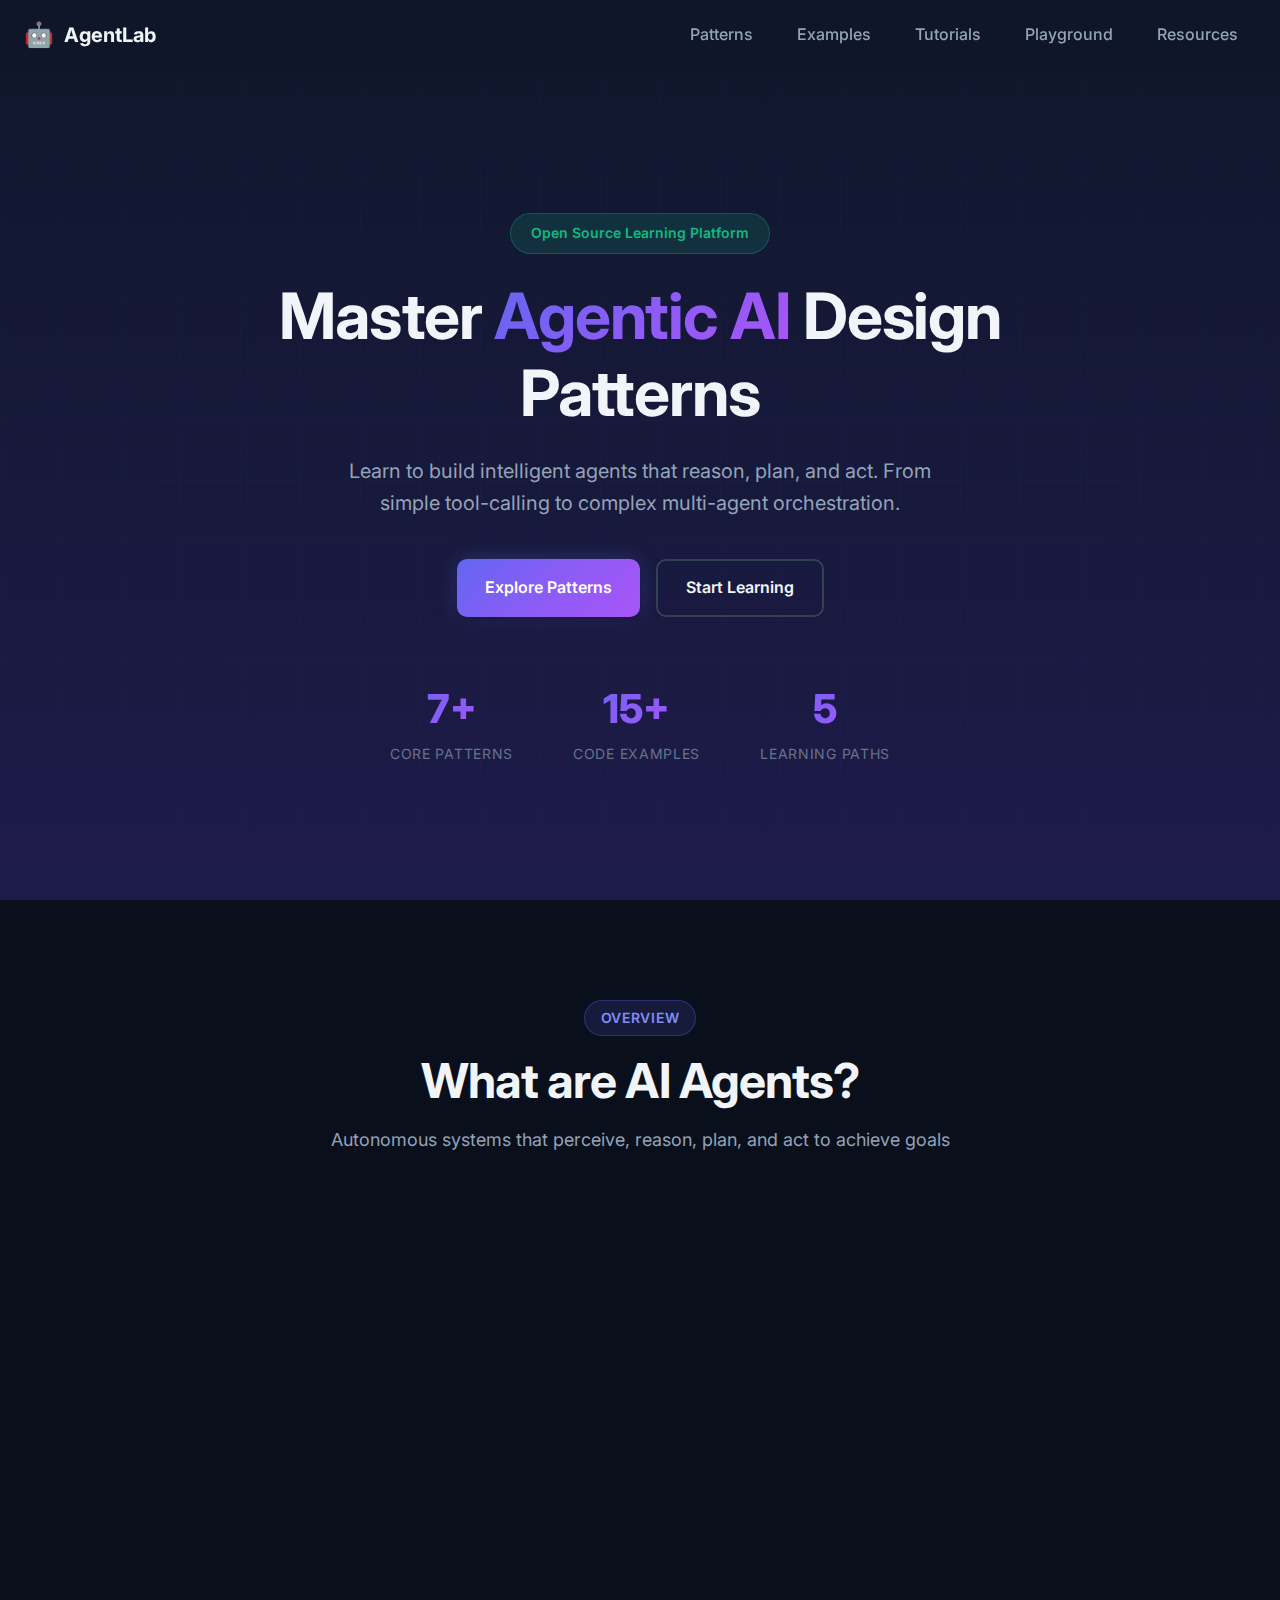
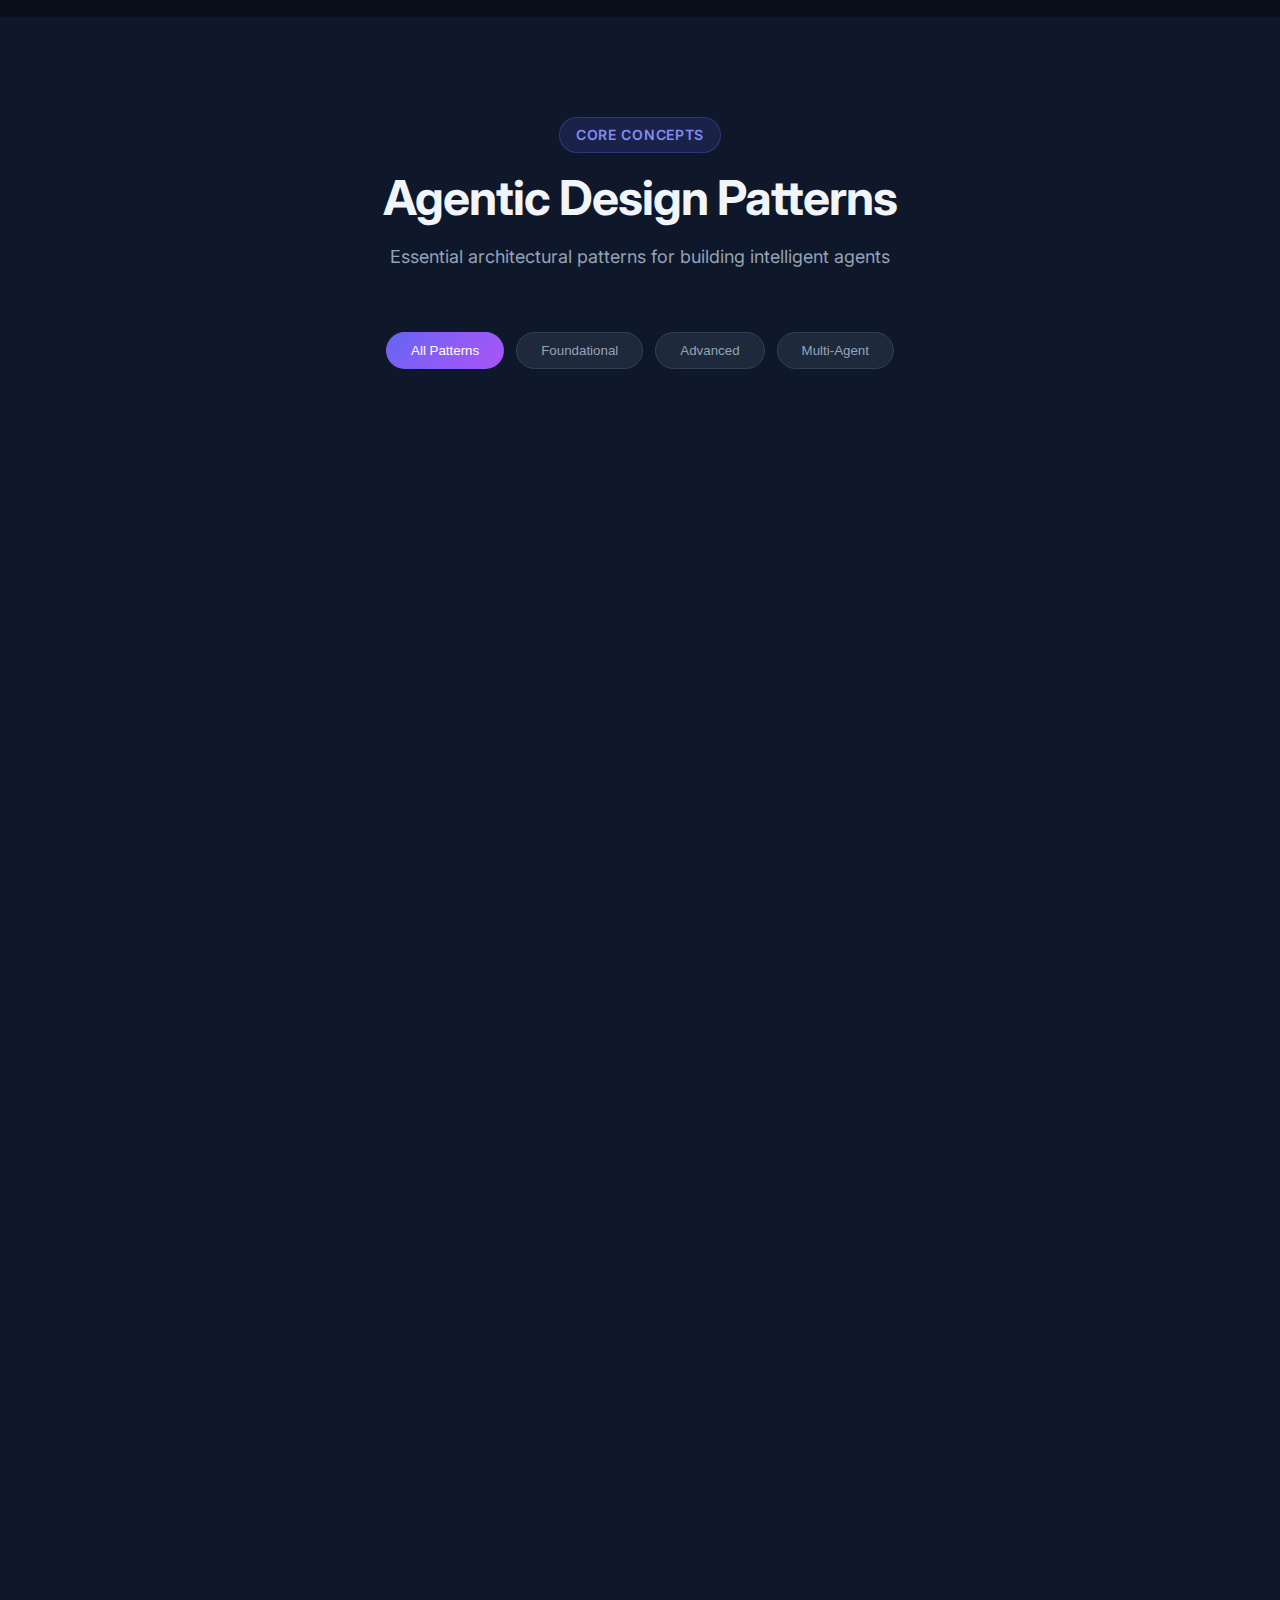
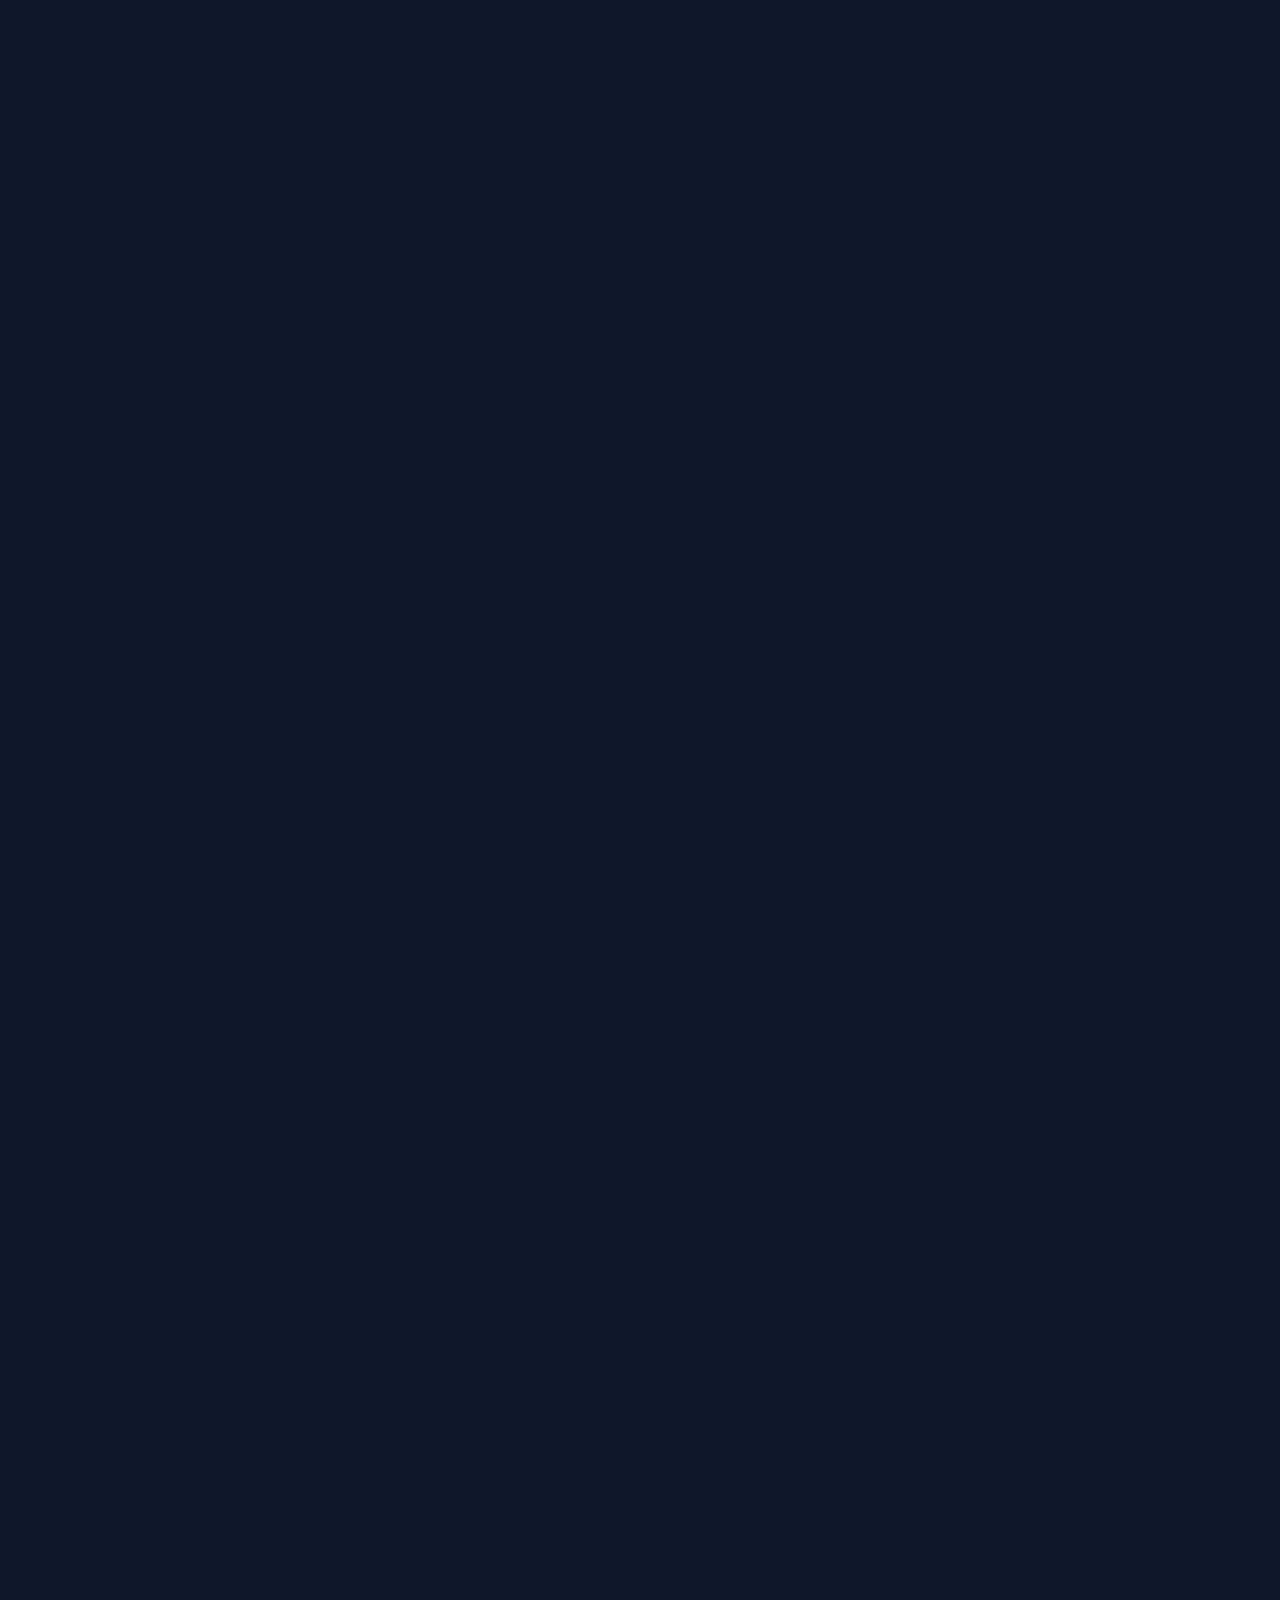
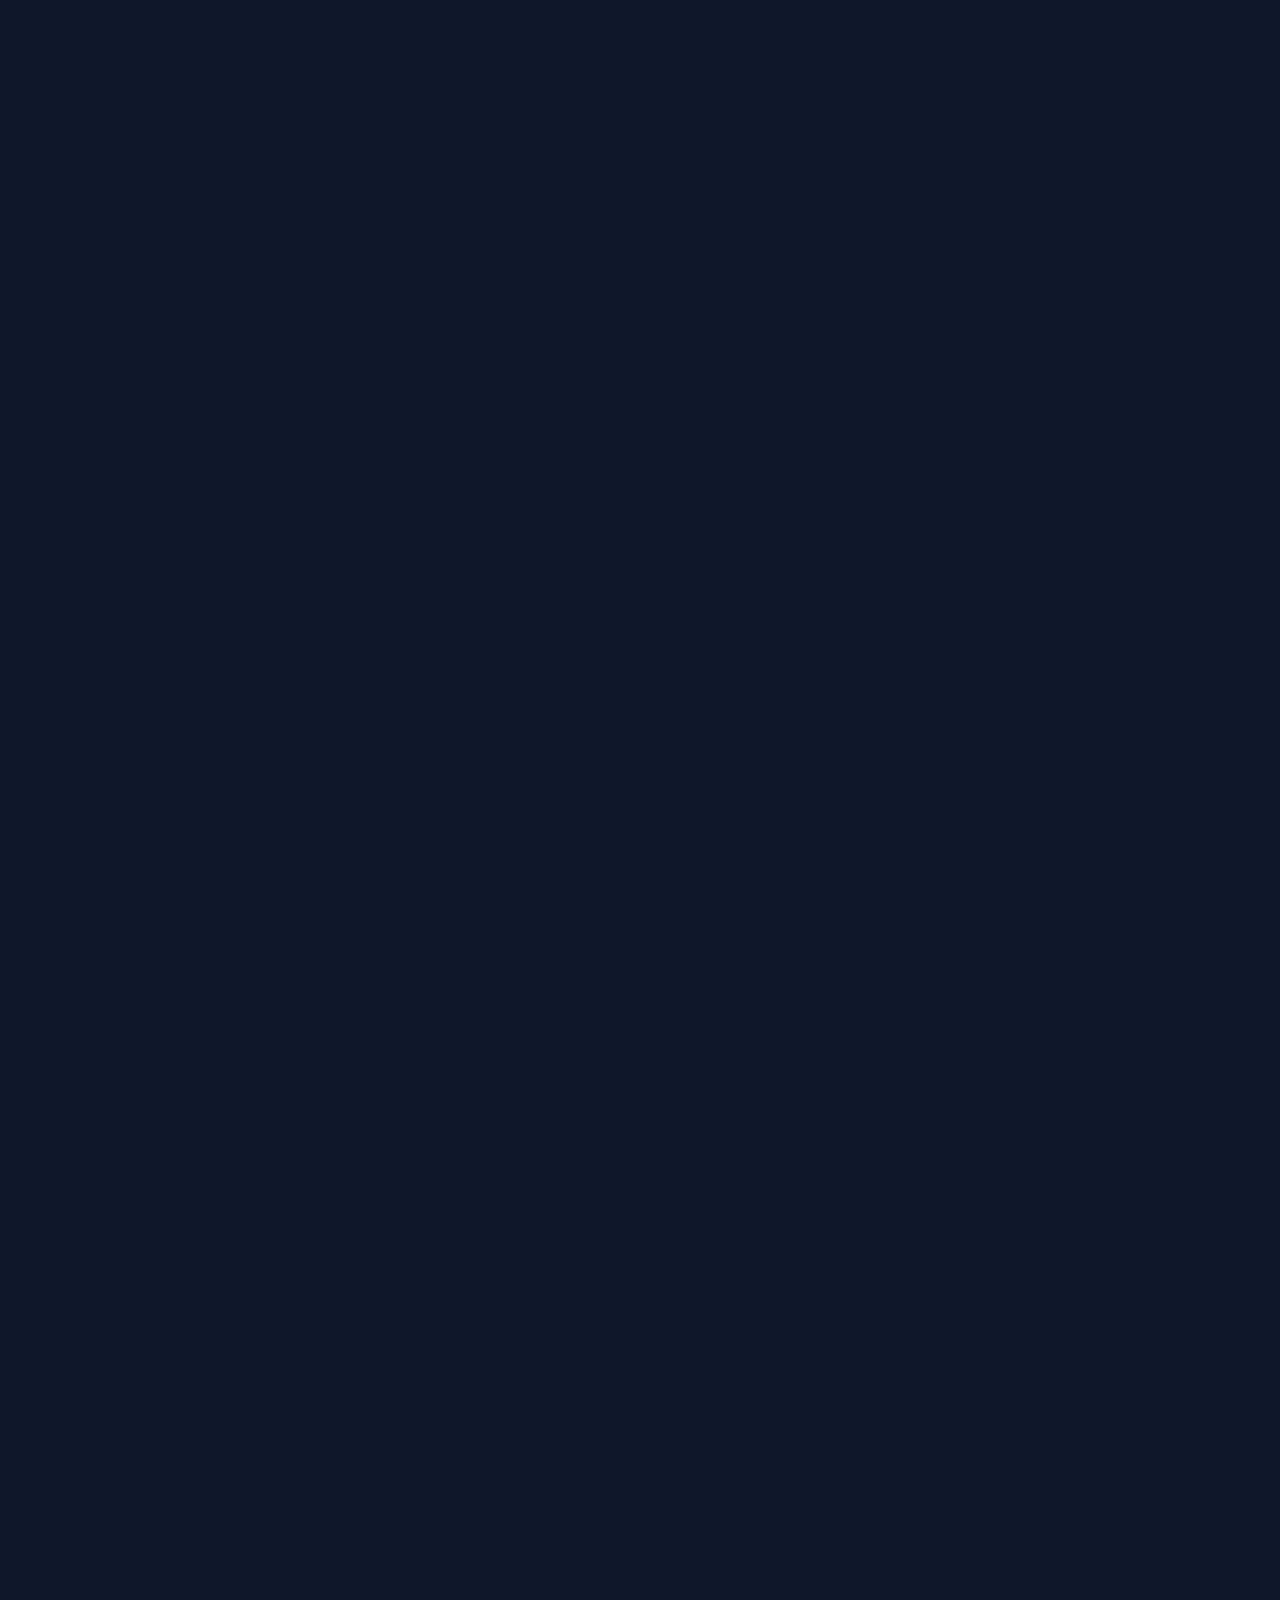
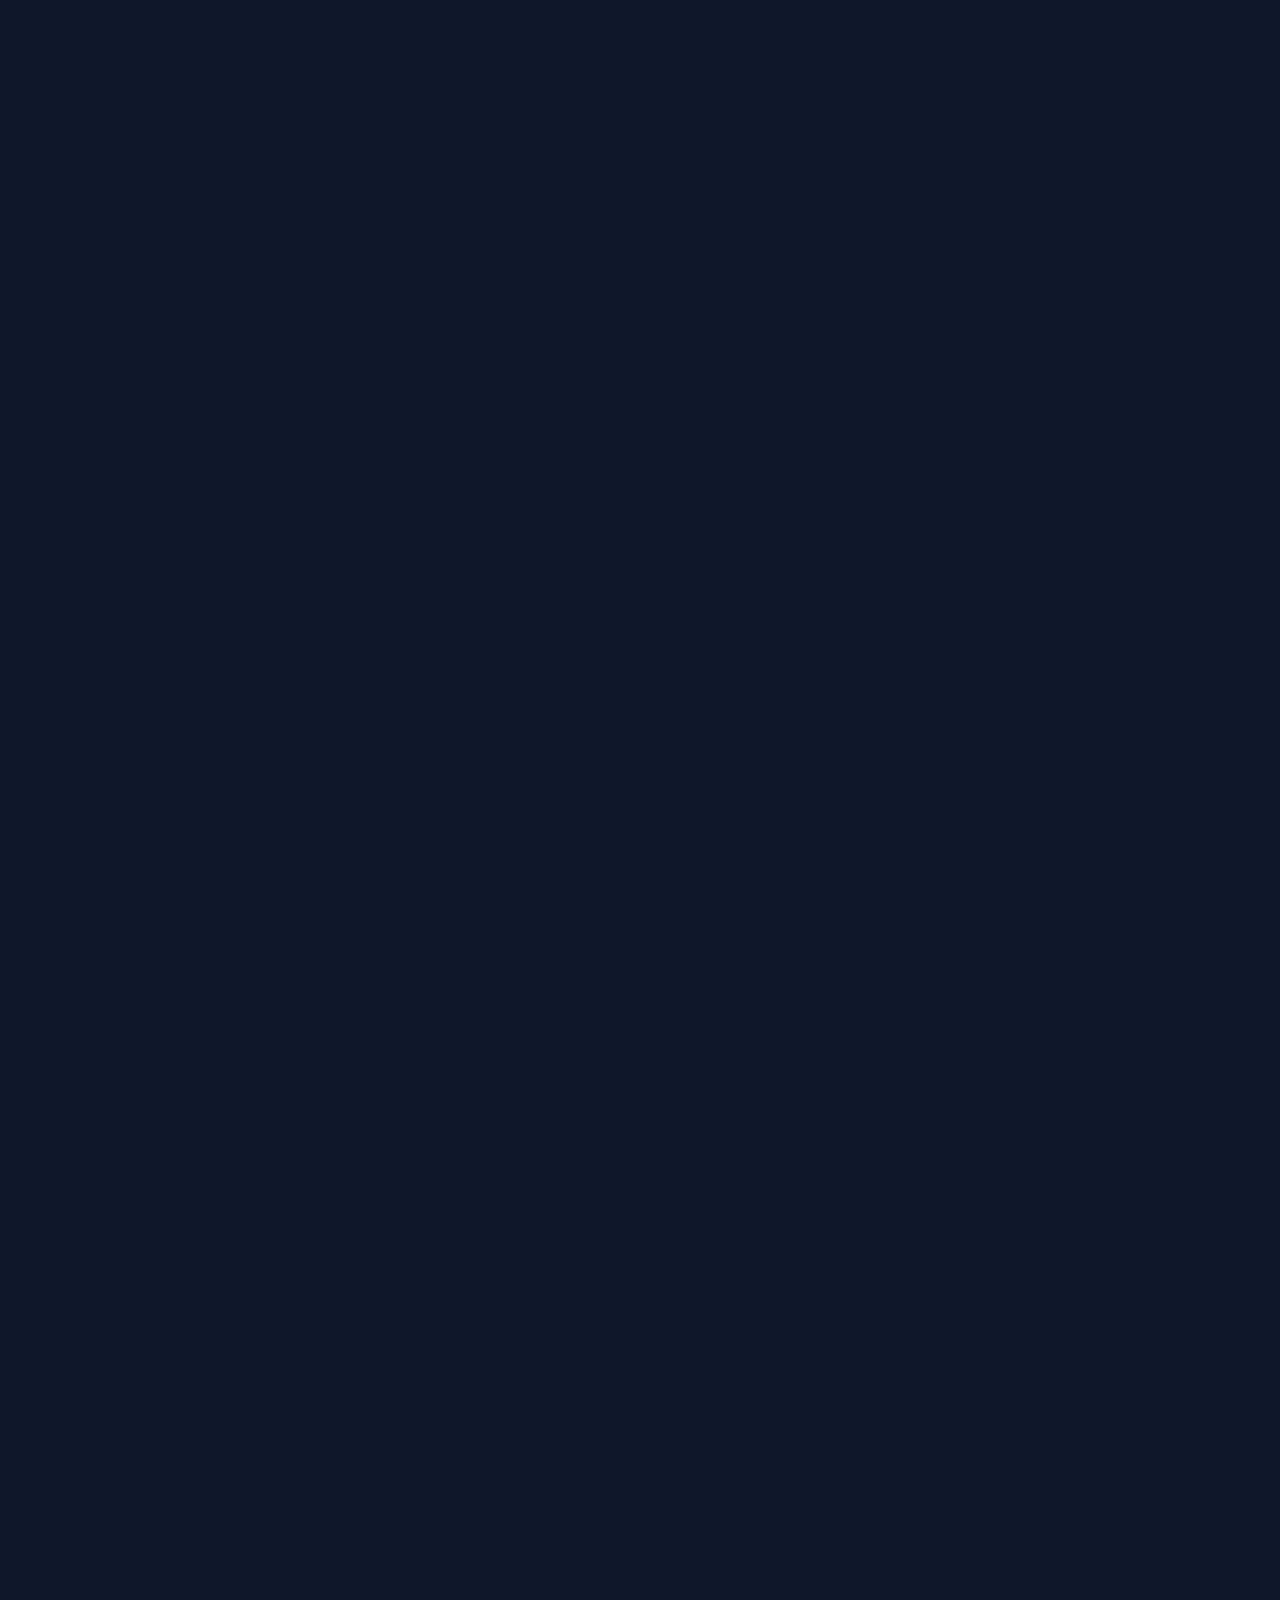
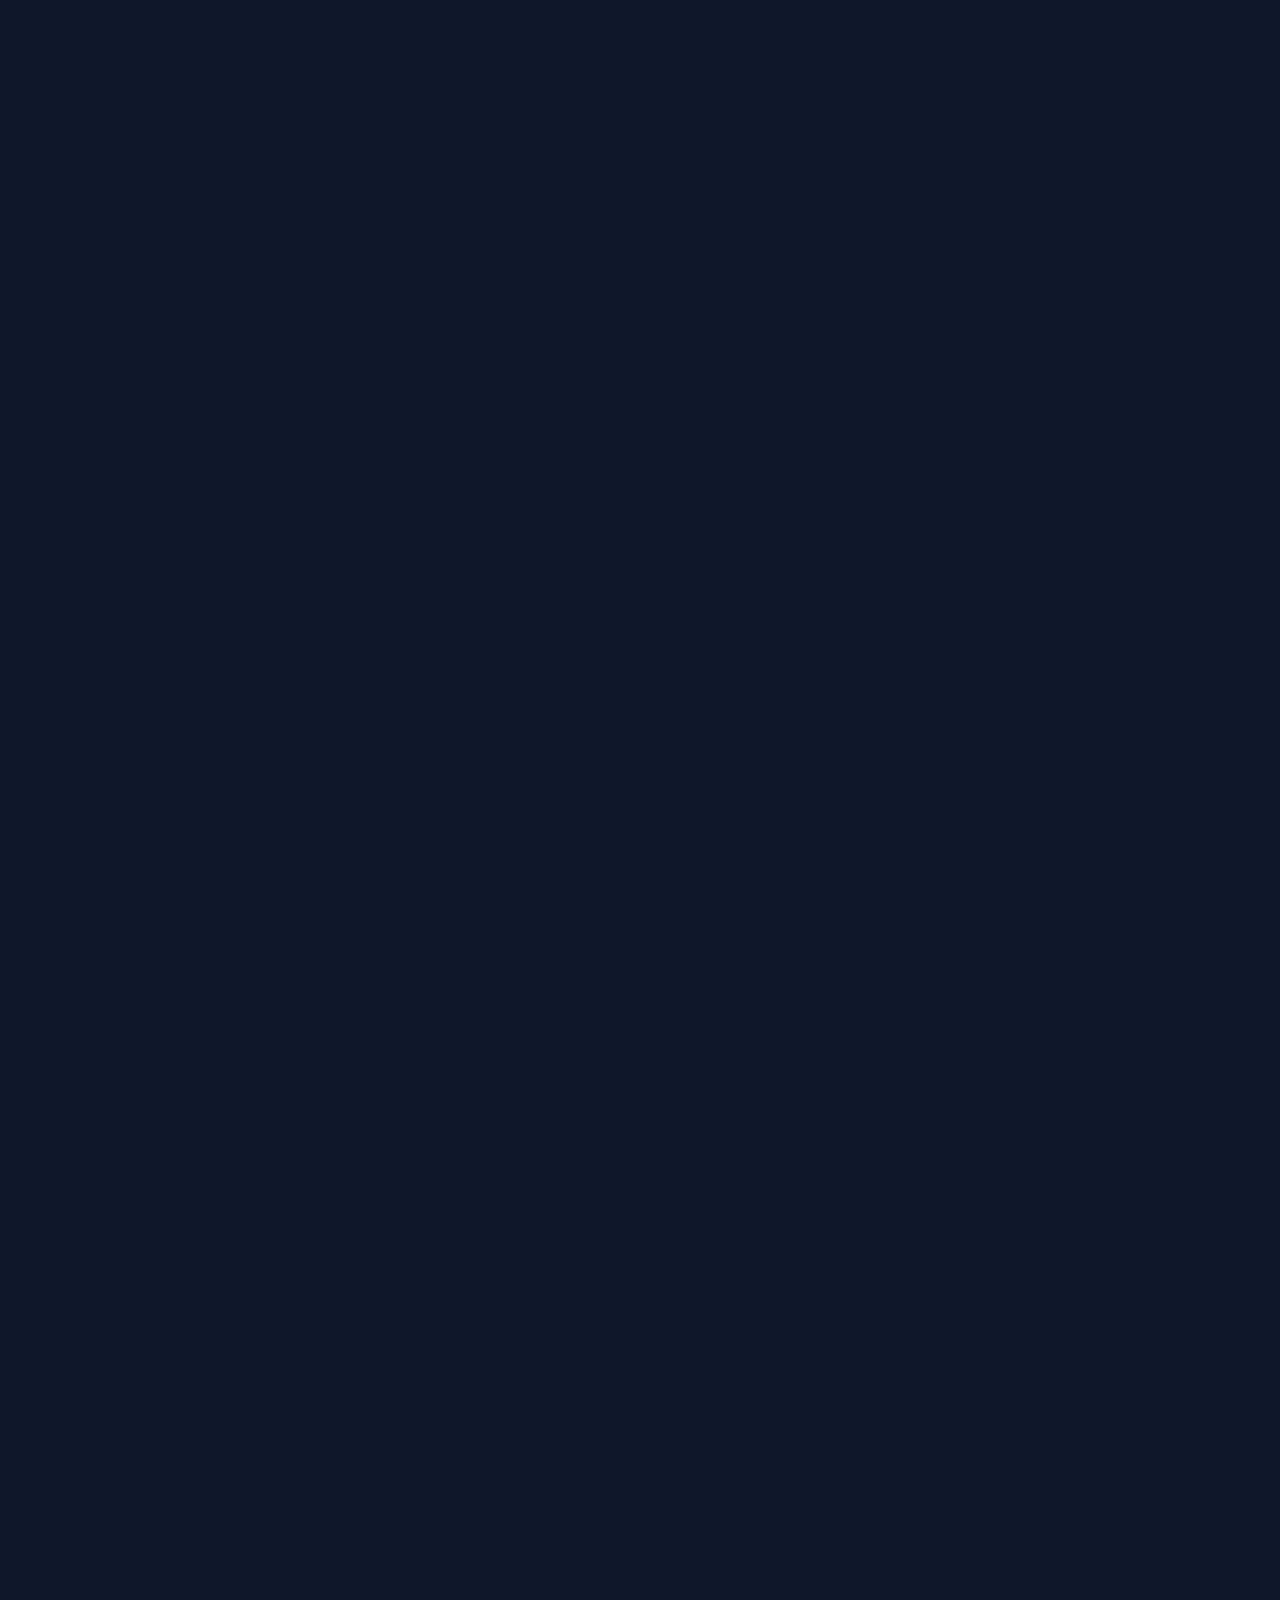
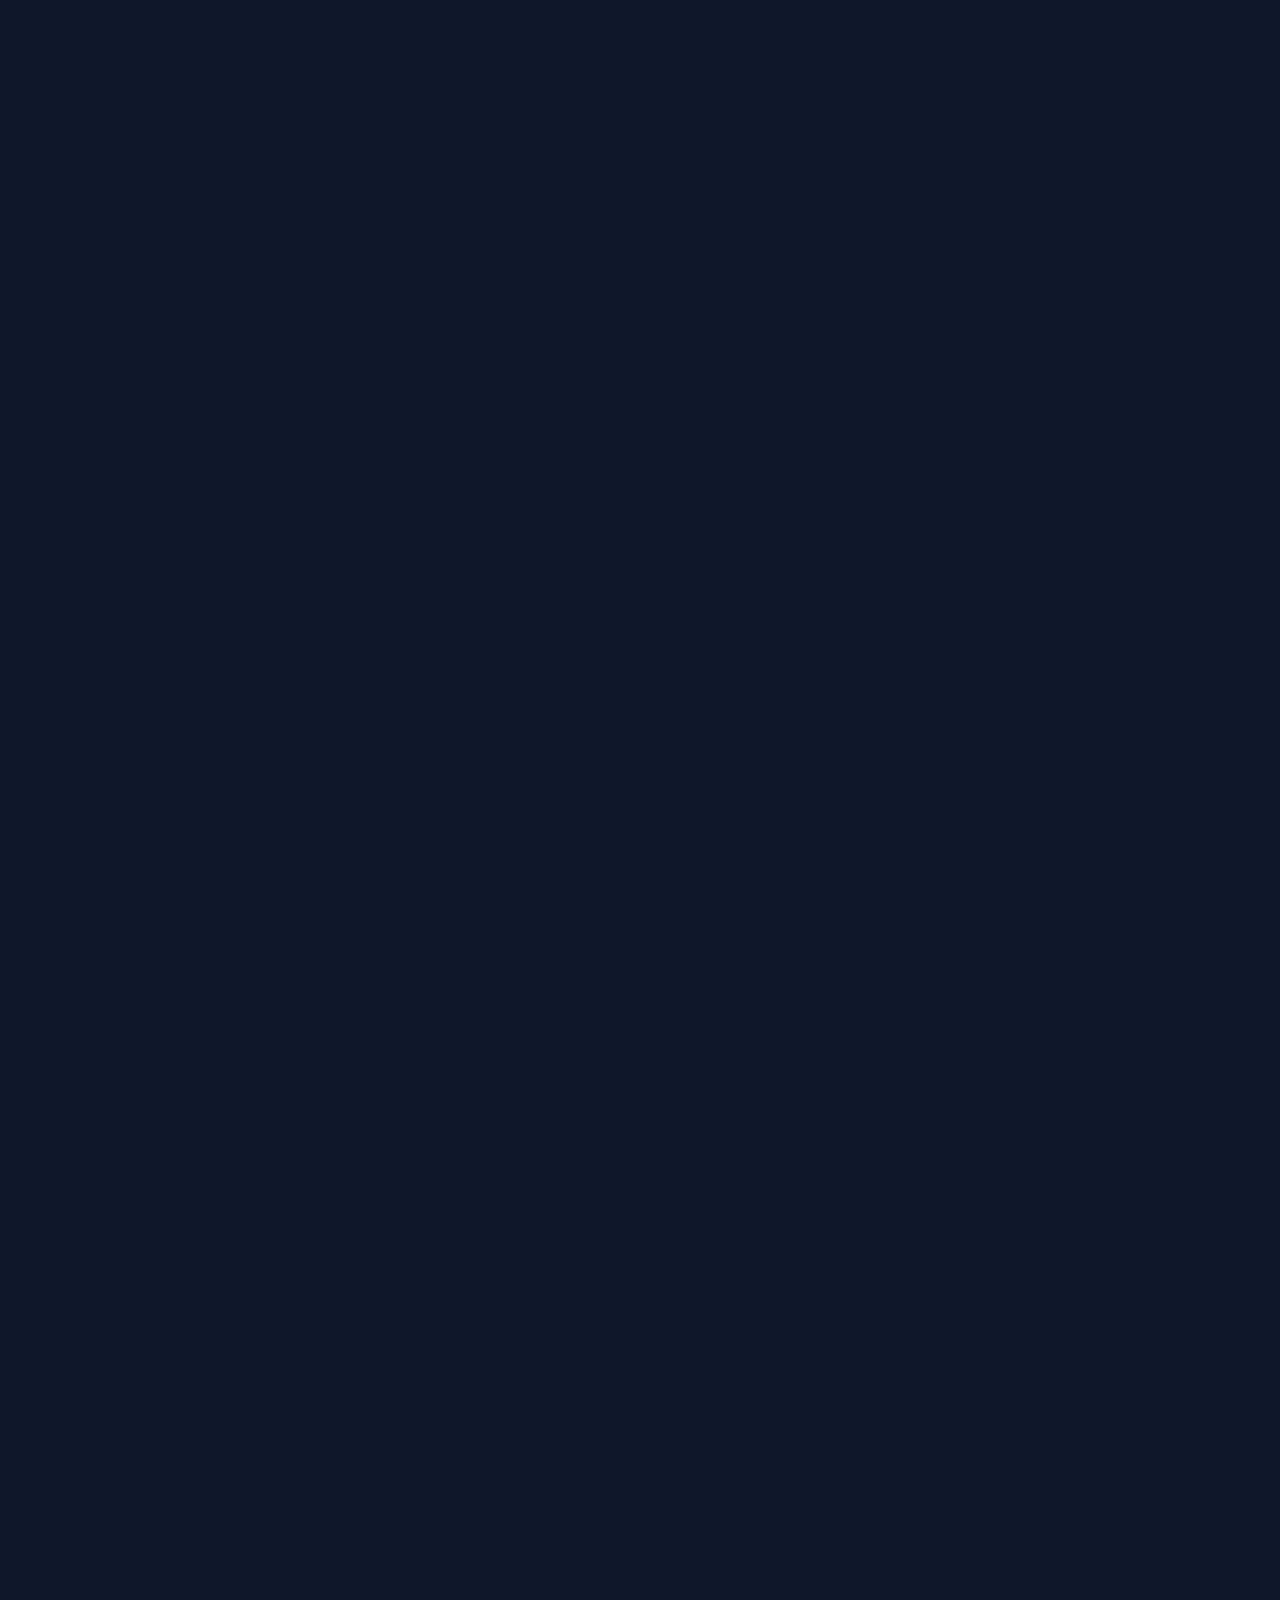
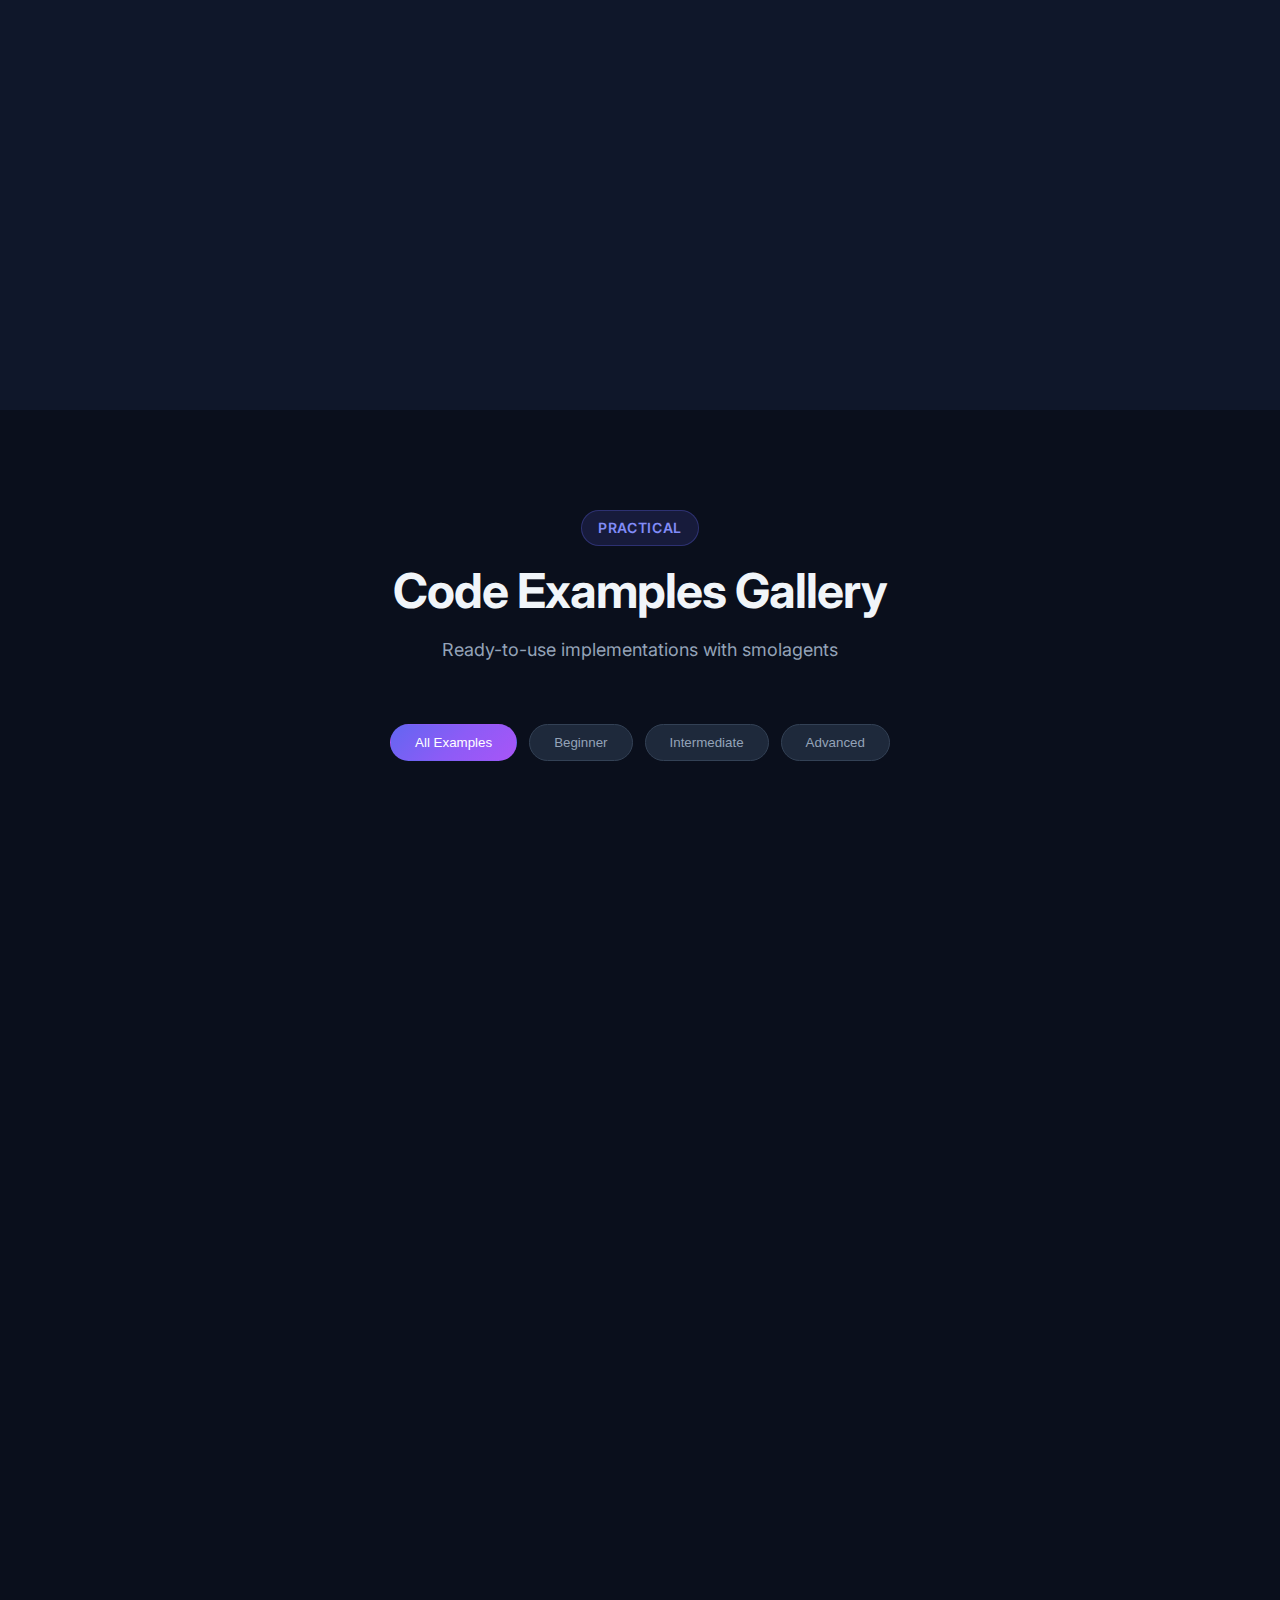
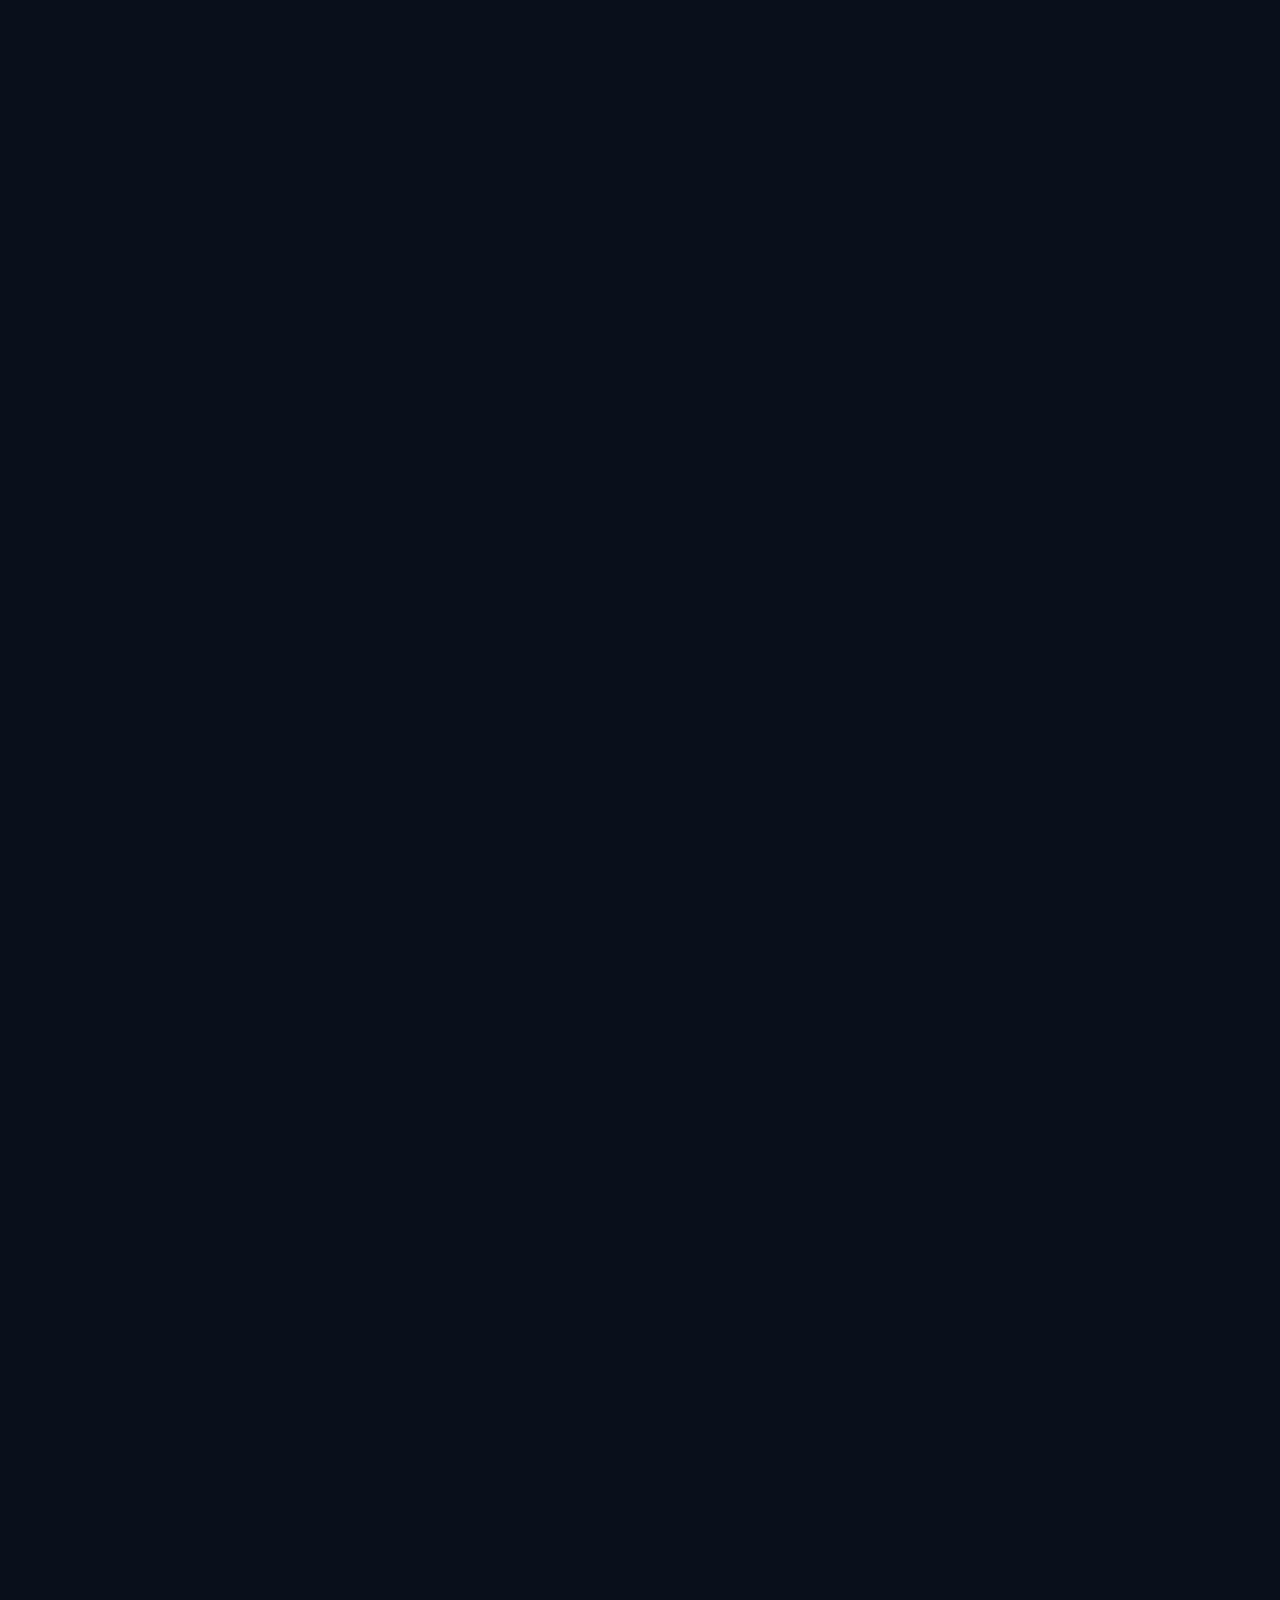
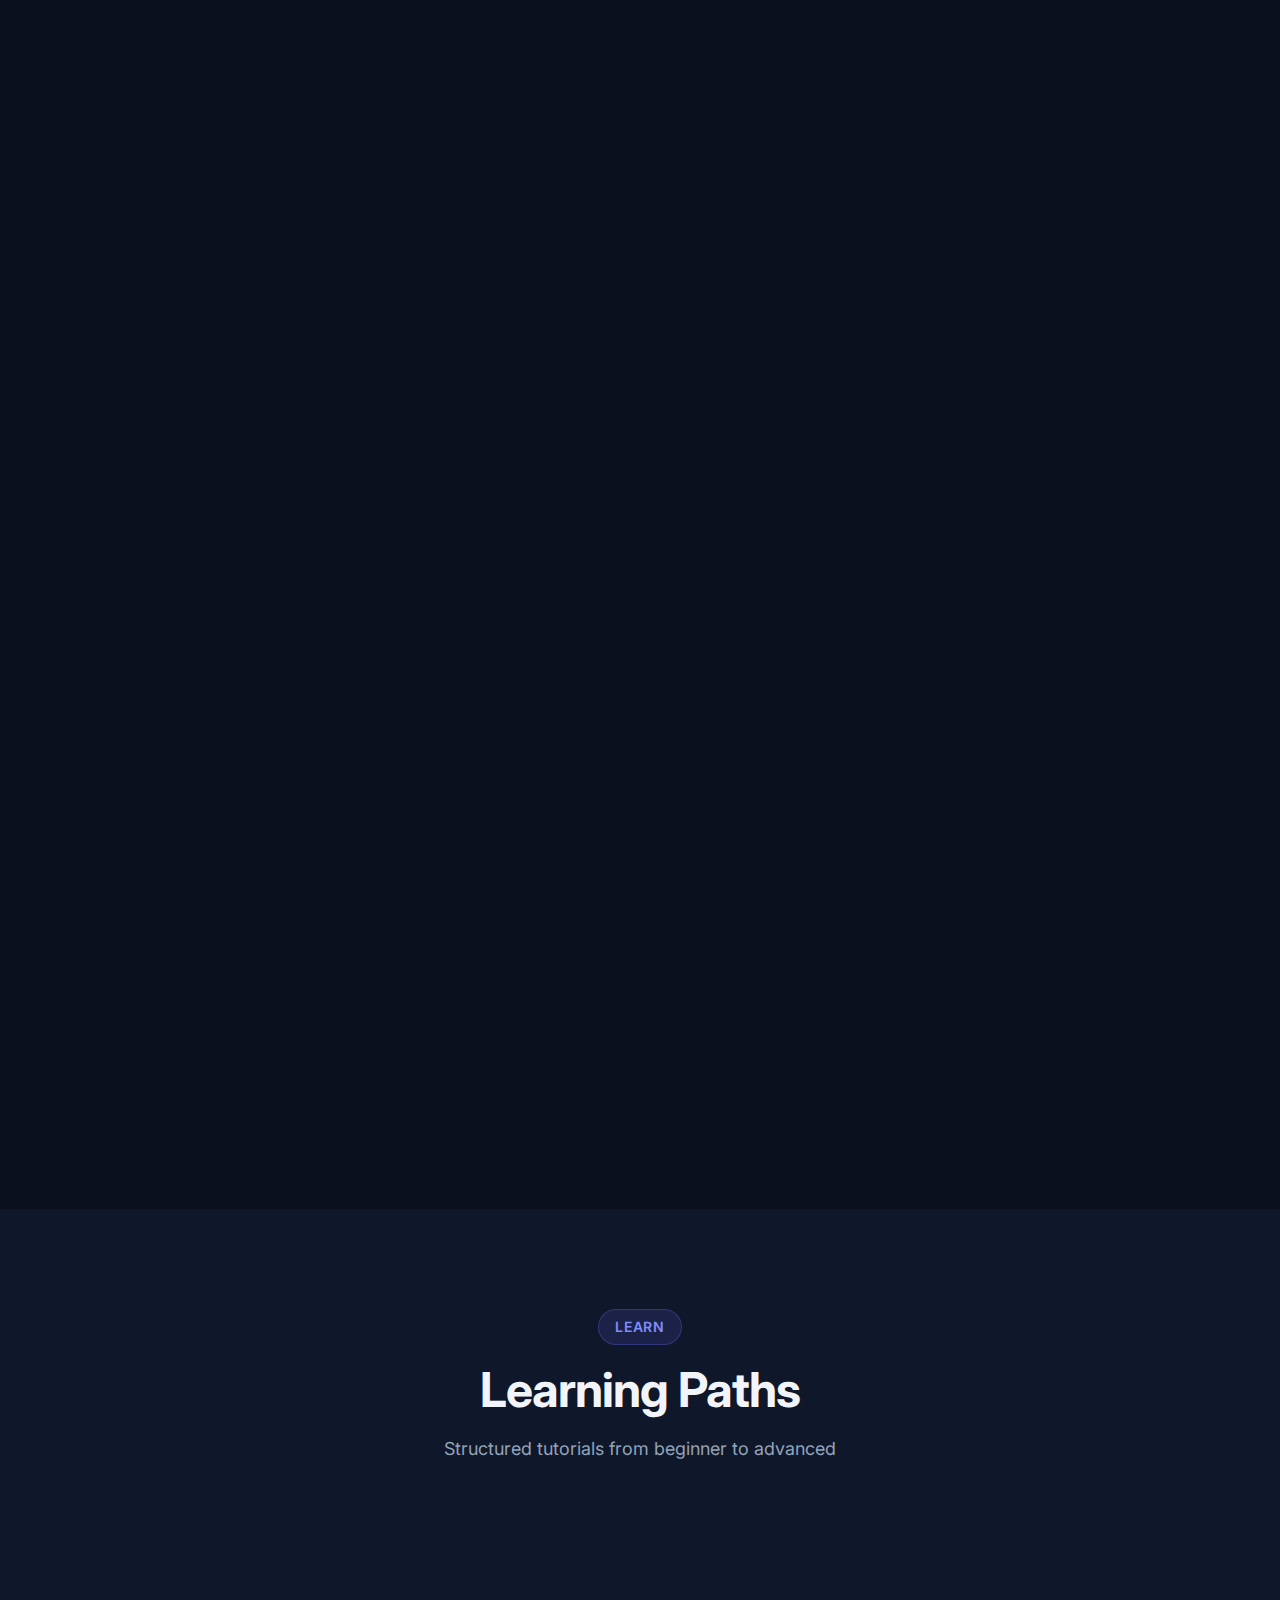
<file: agentic-learning-platform/index.html>
<!DOCTYPE html>
<html lang="en">
<head>
    <meta charset="UTF-8">
    <meta name="viewport" content="width=device-width, initial-scale=1.0">
    <title>Agentic Learning Platform - Master AI Agent Design Patterns</title>
    <link rel="stylesheet" href="css/styles.css">
    <link rel="preconnect" href="https://fonts.googleapis.com">
    <link rel="preconnect" href="https://fonts.gstatic.com" crossorigin>
    <link href="https://fonts.googleapis.com/css2?family=Inter:wght@300;400;500;600;700;800&family=JetBrains+Mono:wght@400;500;600&display=swap" rel="stylesheet">
</head>
<body>
    <!-- Navigation -->
    <nav class="navbar" id="navbar">
        <div class="nav-container">
            <a href="#" class="nav-logo">
                <span class="logo-icon">🤖</span>
                <span class="logo-text">AgentLab</span>
            </a>
            <ul class="nav-menu" id="nav-menu">
                <li><a href="#patterns" class="nav-link">Patterns</a></li>
                <li><a href="#examples" class="nav-link">Examples</a></li>
                <li><a href="#tutorials" class="nav-link">Tutorials</a></li>
                <li><a href="#playground" class="nav-link">Playground</a></li>
                <li><a href="#resources" class="nav-link">Resources</a></li>
            </ul>
            <button class="nav-toggle" id="nav-toggle">
                <span></span>
                <span></span>
                <span></span>
            </button>
        </div>
    </nav>

    <!-- Hero Section -->
    <header class="hero">
        <div class="hero-bg">
            <div class="hero-grid"></div>
        </div>
        <div class="hero-content">
            <div class="hero-badge">Open Source Learning Platform</div>
            <h1 class="hero-title">
                Master <span class="gradient-text">Agentic AI</span> Design Patterns
            </h1>
            <p class="hero-subtitle">
                Learn to build intelligent agents that reason, plan, and act.
                From simple tool-calling to complex multi-agent orchestration.
            </p>
            <div class="hero-cta">
                <a href="#patterns" class="btn btn-primary">Explore Patterns</a>
                <a href="#tutorials" class="btn btn-secondary">Start Learning</a>
            </div>
            <div class="hero-stats">
                <div class="stat">
                    <span class="stat-number">7+</span>
                    <span class="stat-label">Core Patterns</span>
                </div>
                <div class="stat">
                    <span class="stat-number">15+</span>
                    <span class="stat-label">Code Examples</span>
                </div>
                <div class="stat">
                    <span class="stat-number">5</span>
                    <span class="stat-label">Learning Paths</span>
                </div>
            </div>
        </div>
    </header>

    <!-- Quick Overview Section -->
    <section class="overview-section" id="overview">
        <div class="container">
            <div class="section-header">
                <span class="section-badge">Overview</span>
                <h2>What are AI Agents?</h2>
                <p>Autonomous systems that perceive, reason, plan, and act to achieve goals</p>
            </div>
            <div class="overview-grid">
                <div class="overview-card">
                    <div class="card-icon">🧠</div>
                    <h3>Reasoning</h3>
                    <p>Agents think through problems step-by-step, breaking complex tasks into manageable pieces.</p>
                </div>
                <div class="overview-card">
                    <div class="card-icon">🔧</div>
                    <h3>Tool Use</h3>
                    <p>Execute actions in the real world by calling APIs, searching the web, or running code.</p>
                </div>
                <div class="overview-card">
                    <div class="card-icon">📋</div>
                    <h3>Planning</h3>
                    <p>Create and adapt strategies to accomplish goals, handling unexpected obstacles.</p>
                </div>
                <div class="overview-card">
                    <div class="card-icon">🔄</div>
                    <h3>Iteration</h3>
                    <p>Learn from feedback and refine approaches until objectives are achieved.</p>
                </div>
            </div>
        </div>
    </section>

    <!-- Patterns Section (List View) -->
    <section class="patterns-section" id="patterns">
        <div class="container">
            <div class="section-header">
                <span class="section-badge">Core Concepts</span>
                <h2>Agentic Design Patterns</h2>
                <p>Essential architectural patterns for building intelligent agents</p>
            </div>

            <div class="filter-bar">
                <button class="filter-btn active" data-filter="all">All Patterns</button>
                <button class="filter-btn" data-filter="foundational">Foundational</button>
                <button class="filter-btn" data-filter="advanced">Advanced</button>
                <button class="filter-btn" data-filter="multi-agent">Multi-Agent</button>
            </div>

            <div class="patterns-list">
                <!-- Pattern 1: ReAct -->
                <article class="pattern-card" data-category="foundational" id="pattern-react">
                    <div class="pattern-header">
                        <div class="pattern-icon react-icon">⚡</div>
                        <div class="pattern-meta">
                            <span class="pattern-category">Foundational</span>
                            <span class="pattern-difficulty">Beginner</span>
                        </div>
                    </div>
                    <h3 class="pattern-title">ReAct (Reason + Act)</h3>
                    <p class="pattern-description">
                        The ReAct pattern alternates between reasoning about what to do next and actually doing it.
                        This creates an adaptive problem-solving loop where the agent thinks, acts, observes, and repeats.
                    </p>
                    <div class="pattern-flow">
                        <div class="flow-step">Think</div>
                        <div class="flow-arrow">→</div>
                        <div class="flow-step">Act</div>
                        <div class="flow-arrow">→</div>
                        <div class="flow-step">Observe</div>
                        <div class="flow-arrow">→</div>
                        <div class="flow-step">Repeat</div>
                    </div>
                    <div class="pattern-pros-cons">
                        <div class="pros">
                            <h4>✅ Strengths</h4>
                            <ul>
                                <li>Adaptive to changing conditions</li>
                                <li>Transparent reasoning trace</li>
                                <li>Handles unexpected situations</li>
                            </ul>
                        </div>
                        <div class="cons">
                            <h4>⚠️ Trade-offs</h4>
                            <ul>
                                <li>Higher latency (multiple LLM calls)</li>
                                <li>Error propagation risk</li>
                                <li>Depends on model quality</li>
                            </ul>
                        </div>
                    </div>
                    <div class="pattern-code">
                        <div class="code-header">
                            <span>smolagents Implementation</span>
                            <button class="copy-btn" onclick="copyCode(this)">Copy</button>
                        </div>
                        <pre><code class="language-python">from smolagents import CodeAgent, InferenceClientModel
from smolagents import DuckDuckGoSearchTool, VisitWebpageTool

# ReAct agent with search capabilities
model = InferenceClientModel(model_id="Qwen/Qwen2.5-Coder-32B-Instruct")

agent = CodeAgent(
    tools=[DuckDuckGoSearchTool(), VisitWebpageTool()],
    model=model,
    max_steps=10  # Maximum reasoning iterations
)

# The agent will reason, search, observe results, and iterate
result = agent.run(
    "Find the latest news about AI agents and summarize the key trends"
)
print(result)</code></pre>
                    </div>
                    <a href="#tutorial-react" class="pattern-link">View Full Tutorial →</a>
                </article>

                <!-- Pattern 2: Tool Use -->
                <article class="pattern-card" data-category="foundational" id="pattern-tool-use">
                    <div class="pattern-header">
                        <div class="pattern-icon tool-icon">🔧</div>
                        <div class="pattern-meta">
                            <span class="pattern-category">Foundational</span>
                            <span class="pattern-difficulty">Beginner</span>
                        </div>
                    </div>
                    <h3 class="pattern-title">Tool Use</h3>
                    <p class="pattern-description">
                        Extend agent capabilities beyond text generation by connecting to external tools,
                        APIs, and systems. Tools let agents retrieve data, execute code, and interact with the world.
                    </p>
                    <div class="pattern-flow">
                        <div class="flow-step">Parse Intent</div>
                        <div class="flow-arrow">→</div>
                        <div class="flow-step">Select Tool</div>
                        <div class="flow-arrow">→</div>
                        <div class="flow-step">Execute</div>
                        <div class="flow-arrow">→</div>
                        <div class="flow-step">Process Result</div>
                    </div>
                    <div class="pattern-pros-cons">
                        <div class="pros">
                            <h4>✅ Strengths</h4>
                            <ul>
                                <li>Access real-time information</li>
                                <li>Perform actual computations</li>
                                <li>Integrate with existing systems</li>
                            </ul>
                        </div>
                        <div class="cons">
                            <h4>⚠️ Trade-offs</h4>
                            <ul>
                                <li>Security considerations</li>
                                <li>Tool selection complexity</li>
                                <li>Error handling required</li>
                            </ul>
                        </div>
                    </div>
                    <div class="pattern-code">
                        <div class="code-header">
                            <span>Custom Tool Definition</span>
                            <button class="copy-btn" onclick="copyCode(this)">Copy</button>
                        </div>
                        <pre><code class="language-python">from smolagents import Tool, CodeAgent, InferenceClientModel

class WeatherTool(Tool):
    name = "weather_lookup"
    description = "Get current weather for a city"
    inputs = {
        "city": {
            "type": "string",
            "description": "The city name to look up weather for"
        }
    }
    output_type = "string"

    def forward(self, city: str) -> str:
        # In production, call a real weather API
        return f"Weather in {city}: 72°F, Sunny"

# Use the custom tool
agent = CodeAgent(
    tools=[WeatherTool()],
    model=InferenceClientModel()
)

result = agent.run("What's the weather like in San Francisco?")</code></pre>
                    </div>
                    <a href="#tutorial-tools" class="pattern-link">View Full Tutorial →</a>
                </article>

                <!-- Pattern 3: Planning -->
                <article class="pattern-card" data-category="advanced" id="pattern-planning">
                    <div class="pattern-header">
                        <div class="pattern-icon planning-icon">📋</div>
                        <div class="pattern-meta">
                            <span class="pattern-category">Advanced</span>
                            <span class="pattern-difficulty">Intermediate</span>
                        </div>
                    </div>
                    <h3 class="pattern-title">Planning Pattern</h3>
                    <p class="pattern-description">
                        Before execution, create a comprehensive plan that breaks down complex goals into
                        actionable tasks. Useful for multi-step workflows where strategic thinking improves outcomes.
                    </p>
                    <div class="pattern-flow">
                        <div class="flow-step">Analyze Goal</div>
                        <div class="flow-arrow">→</div>
                        <div class="flow-step">Create Plan</div>
                        <div class="flow-arrow">→</div>
                        <div class="flow-step">Execute Steps</div>
                        <div class="flow-arrow">→</div>
                        <div class="flow-step">Adapt</div>
                    </div>
                    <div class="pattern-pros-cons">
                        <div class="pros">
                            <h4>✅ Strengths</h4>
                            <ul>
                                <li>Better for complex workflows</li>
                                <li>Easier debugging & monitoring</li>
                                <li>Can use different models per step</li>
                            </ul>
                        </div>
                        <div class="cons">
                            <h4>⚠️ Trade-offs</h4>
                            <ul>
                                <li>Upfront planning overhead</li>
                                <li>Plans may need revision</li>
                                <li>More complex implementation</li>
                            </ul>
                        </div>
                    </div>
                    <div class="pattern-code">
                        <div class="code-header">
                            <span>Planning with smolagents</span>
                            <button class="copy-btn" onclick="copyCode(this)">Copy</button>
                        </div>
                        <pre><code class="language-python">from smolagents import CodeAgent, InferenceClientModel

# Enable planning mode for complex tasks
model = InferenceClientModel(model_id="Qwen/Qwen2.5-72B-Instruct")

agent = CodeAgent(
    tools=[],
    model=model,
    planning_interval=3  # Re-plan every 3 steps
)

# Complex task that benefits from planning
result = agent.run("""
    Create a comprehensive analysis of the top 5 programming languages in 2024:
    1. Research popularity metrics
    2. Compare performance characteristics
    3. Analyze job market demand
    4. Summarize pros and cons
    5. Provide recommendations for different use cases
""")</code></pre>
                    </div>
                    <a href="#tutorial-planning" class="pattern-link">View Full Tutorial →</a>
                </article>

                <!-- Pattern 4: Code Generation -->
                <article class="pattern-card" data-category="advanced" id="pattern-code-agent">
                    <div class="pattern-header">
                        <div class="pattern-icon code-icon">💻</div>
                        <div class="pattern-meta">
                            <span class="pattern-category">Advanced</span>
                            <span class="pattern-difficulty">Intermediate</span>
                        </div>
                    </div>
                    <h3 class="pattern-title">Code Agent</h3>
                    <p class="pattern-description">
                        Instead of outputting JSON tool calls, write executable Python code to accomplish tasks.
                        This enables natural composability with loops, conditionals, and function composition.
                    </p>
                    <div class="pattern-flow">
                        <div class="flow-step">Understand Task</div>
                        <div class="flow-arrow">→</div>
                        <div class="flow-step">Generate Code</div>
                        <div class="flow-arrow">→</div>
                        <div class="flow-step">Execute Safely</div>
                        <div class="flow-arrow">→</div>
                        <div class="flow-step">Return Result</div>
                    </div>
                    <div class="pattern-pros-cons">
                        <div class="pros">
                            <h4>✅ Strengths</h4>
                            <ul>
                                <li>Natural composability</li>
                                <li>Complex logic support</li>
                                <li>Leverages coding capabilities</li>
                            </ul>
                        </div>
                        <div class="cons">
                            <h4>⚠️ Trade-offs</h4>
                            <ul>
                                <li>Requires sandboxing</li>
                                <li>Execution security concerns</li>
                                <li>Debugging complexity</li>
                            </ul>
                        </div>
                    </div>
                    <div class="pattern-code">
                        <div class="code-header">
                            <span>CodeAgent vs ToolCallingAgent</span>
                            <button class="copy-btn" onclick="copyCode(this)">Copy</button>
                        </div>
                        <pre><code class="language-python">from smolagents import CodeAgent, ToolCallingAgent, InferenceClientModel

model = InferenceClientModel()

# CodeAgent: Writes Python to solve problems
code_agent = CodeAgent(tools=[], model=model)

# The agent writes actual Python code like:
# numbers = [1, 2, 3, 4, 5]
# result = sum(n**2 for n in numbers)
# print(result)
result = code_agent.run("Calculate the sum of squares from 1 to 100")

# ToolCallingAgent: Uses JSON-based tool calls
tool_agent = ToolCallingAgent(tools=[], model=model)

# Better for structured tool interactions
# Outputs: {"tool": "calculator", "args": {"expression": "..."}}
result = tool_agent.run("What is 15% of 847?")</code></pre>
                    </div>
                    <a href="#tutorial-code-agent" class="pattern-link">View Full Tutorial →</a>
                </article>

                <!-- Pattern 5: Memory -->
                <article class="pattern-card" data-category="advanced" id="pattern-memory">
                    <div class="pattern-header">
                        <div class="pattern-icon memory-icon">🧠</div>
                        <div class="pattern-meta">
                            <span class="pattern-category">Advanced</span>
                            <span class="pattern-difficulty">Intermediate</span>
                        </div>
                    </div>
                    <h3 class="pattern-title">Memory Systems</h3>
                    <p class="pattern-description">
                        Enable agents to remember past interactions, learned information, and context across sessions.
                        Includes short-term (conversation) and long-term (persistent) memory patterns.
                    </p>
                    <div class="pattern-flow">
                        <div class="flow-step">Receive Input</div>
                        <div class="flow-arrow">→</div>
                        <div class="flow-step">Query Memory</div>
                        <div class="flow-arrow">→</div>
                        <div class="flow-step">Process</div>
                        <div class="flow-arrow">→</div>
                        <div class="flow-step">Update Memory</div>
                    </div>
                    <div class="pattern-pros-cons">
                        <div class="pros">
                            <h4>✅ Strengths</h4>
                            <ul>
                                <li>Contextual awareness</li>
                                <li>Learning from experience</li>
                                <li>Personalization</li>
                            </ul>
                        </div>
                        <div class="cons">
                            <h4>⚠️ Trade-offs</h4>
                            <ul>
                                <li>Storage requirements</li>
                                <li>Retrieval accuracy</li>
                                <li>Privacy concerns</li>
                            </ul>
                        </div>
                    </div>
                    <div class="pattern-code">
                        <div class="code-header">
                            <span>Memory-Enabled Agent</span>
                            <button class="copy-btn" onclick="copyCode(this)">Copy</button>
                        </div>
                        <pre><code class="language-python">from smolagents import CodeAgent, InferenceClientModel

# Conversation memory is built into smolagents
model = InferenceClientModel()
agent = CodeAgent(tools=[], model=model)

# First interaction
result1 = agent.run("My name is Alice and I'm learning Python")

# Agent remembers context from previous turns
result2 = agent.run("What programming concepts should I focus on?")
# Agent knows you're Alice and learning Python!

# For long-term memory, integrate with vector stores
from langchain.vectorstores import Chroma

class MemoryTool(Tool):
    name = "memory_store"
    description = "Store and retrieve information from long-term memory"

    def forward(self, action: str, content: str) -> str:
        if action == "store":
            self.vectorstore.add_texts([content])
            return "Stored in memory"
        elif action == "retrieve":
            docs = self.vectorstore.similarity_search(content, k=3)
            return "\n".join(d.page_content for d in docs)</code></pre>
                    </div>
                    <a href="#tutorial-memory" class="pattern-link">View Full Tutorial →</a>
                </article>

                <!-- Pattern 6: Reflection -->
                <article class="pattern-card" data-category="advanced" id="pattern-reflection">
                    <div class="pattern-header">
                        <div class="pattern-icon reflection-icon">🔍</div>
                        <div class="pattern-meta">
                            <span class="pattern-category">Advanced</span>
                            <span class="pattern-difficulty">Advanced</span>
                        </div>
                    </div>
                    <h3 class="pattern-title">Reflection & Self-Critique</h3>
                    <p class="pattern-description">
                        Agents evaluate their own outputs, identify errors, and iteratively improve.
                        This pattern enables self-correction and quality assurance without human intervention.
                    </p>
                    <div class="pattern-flow">
                        <div class="flow-step">Generate</div>
                        <div class="flow-arrow">→</div>
                        <div class="flow-step">Evaluate</div>
                        <div class="flow-arrow">→</div>
                        <div class="flow-step">Critique</div>
                        <div class="flow-arrow">→</div>
                        <div class="flow-step">Refine</div>
                    </div>
                    <div class="pattern-pros-cons">
                        <div class="pros">
                            <h4>✅ Strengths</h4>
                            <ul>
                                <li>Self-correcting outputs</li>
                                <li>Higher quality results</li>
                                <li>Catches errors autonomously</li>
                            </ul>
                        </div>
                        <div class="cons">
                            <h4>⚠️ Trade-offs</h4>
                            <ul>
                                <li>Increased latency</li>
                                <li>Higher token costs</li>
                                <li>May over-critique</li>
                            </ul>
                        </div>
                    </div>
                    <div class="pattern-code">
                        <div class="code-header">
                            <span>Self-Reflection Pattern</span>
                            <button class="copy-btn" onclick="copyCode(this)">Copy</button>
                        </div>
                        <pre><code class="language-python">from smolagents import CodeAgent, InferenceClientModel

model = InferenceClientModel()

# Create a reflection-enabled workflow
def generate_with_reflection(agent, task, max_iterations=3):
    # Initial generation
    result = agent.run(task)

    for i in range(max_iterations):
        # Self-critique
        critique = agent.run(f"""
            Review this output and identify any issues:
            {result}

            List specific problems or improvements needed.
            If the output is good, respond with 'APPROVED'.
        """)

        if "APPROVED" in critique:
            break

        # Refine based on critique
        result = agent.run(f"""
            Improve this based on the feedback:
            Original: {result}
            Feedback: {critique}
        """)

    return result

agent = CodeAgent(tools=[], model=model)
final_result = generate_with_reflection(
    agent,
    "Write a Python function to validate email addresses"
)</code></pre>
                    </div>
                    <a href="#tutorial-reflection" class="pattern-link">View Full Tutorial →</a>
                </article>

                <!-- Pattern 7: Multi-Agent -->
                <article class="pattern-card" data-category="multi-agent" id="pattern-multi-agent">
                    <div class="pattern-header">
                        <div class="pattern-icon multi-icon">👥</div>
                        <div class="pattern-meta">
                            <span class="pattern-category">Multi-Agent</span>
                            <span class="pattern-difficulty">Advanced</span>
                        </div>
                    </div>
                    <h3 class="pattern-title">Multi-Agent Collaboration</h3>
                    <p class="pattern-description">
                        Multiple specialized agents work together, each focusing on specific tasks.
                        Enables division of labor, expertise specialization, and parallel processing.
                    </p>
                    <div class="pattern-flow">
                        <div class="flow-step">Orchestrator</div>
                        <div class="flow-arrow">→</div>
                        <div class="flow-step">Delegate</div>
                        <div class="flow-arrow">→</div>
                        <div class="flow-step">Specialists</div>
                        <div class="flow-arrow">→</div>
                        <div class="flow-step">Aggregate</div>
                    </div>
                    <div class="pattern-pros-cons">
                        <div class="pros">
                            <h4>✅ Strengths</h4>
                            <ul>
                                <li>Specialized expertise</li>
                                <li>Parallel execution</li>
                                <li>Modular design</li>
                            </ul>
                        </div>
                        <div class="cons">
                            <h4>⚠️ Trade-offs</h4>
                            <ul>
                                <li>Coordination overhead</li>
                                <li>Communication complexity</li>
                                <li>Harder to debug</li>
                            </ul>
                        </div>
                    </div>
                    <div class="pattern-code">
                        <div class="code-header">
                            <span>Multi-Agent System</span>
                            <button class="copy-btn" onclick="copyCode(this)">Copy</button>
                        </div>
                        <pre><code class="language-python">from smolagents import CodeAgent, InferenceClientModel, ManagedAgent

model = InferenceClientModel()

# Create specialized agents
research_agent = CodeAgent(
    tools=[DuckDuckGoSearchTool()],
    model=model,
    name="researcher",
    description="Searches the web for information"
)

writer_agent = CodeAgent(
    tools=[],
    model=model,
    name="writer",
    description="Writes and formats content"
)

# Manager agent that delegates to specialists
manager = CodeAgent(
    tools=[],
    model=model,
    managed_agents=[
        ManagedAgent(agent=research_agent, name="researcher"),
        ManagedAgent(agent=writer_agent, name="writer")
    ]
)

# Manager coordinates the workflow
result = manager.run("""
    Create a blog post about AI agents:
    1. Use researcher to find recent developments
    2. Use writer to create an engaging article
""")</code></pre>
                    </div>
                    <a href="#tutorial-multi-agent" class="pattern-link">View Full Tutorial →</a>
                </article>
            </div>
        </div>
    </section>

    <!-- Examples Gallery Section -->
    <section class="examples-section" id="examples">
        <div class="container">
            <div class="section-header">
                <span class="section-badge">Practical</span>
                <h2>Code Examples Gallery</h2>
                <p>Ready-to-use implementations with smolagents</p>
            </div>

            <div class="examples-filter">
                <button class="example-filter-btn active" data-filter="all">All Examples</button>
                <button class="example-filter-btn" data-filter="beginner">Beginner</button>
                <button class="example-filter-btn" data-filter="intermediate">Intermediate</button>
                <button class="example-filter-btn" data-filter="advanced">Advanced</button>
            </div>

            <div class="examples-grid">
                <!-- Example 1 -->
                <div class="example-card" data-level="beginner">
                    <div class="example-header">
                        <span class="example-number">01</span>
                        <span class="example-level beginner">Beginner</span>
                    </div>
                    <h3>Hello World Agent</h3>
                    <p>Your first agent in 5 lines of code</p>
                    <div class="example-code">
                        <pre><code>from smolagents import CodeAgent, InferenceClientModel

agent = CodeAgent(
    tools=[],
    model=InferenceClientModel()
)

result = agent.run("What is 2 + 2?")
print(result)  # 4</code></pre>
                    </div>
                    <div class="example-tags">
                        <span class="tag">basics</span>
                        <span class="tag">setup</span>
                    </div>
                </div>

                <!-- Example 2 -->
                <div class="example-card" data-level="beginner">
                    <div class="example-header">
                        <span class="example-number">02</span>
                        <span class="example-level beginner">Beginner</span>
                    </div>
                    <h3>Web Search Agent</h3>
                    <p>Agent that searches the internet</p>
                    <div class="example-code">
                        <pre><code>from smolagents import (
    CodeAgent,
    InferenceClientModel,
    DuckDuckGoSearchTool
)

agent = CodeAgent(
    tools=[DuckDuckGoSearchTool()],
    model=InferenceClientModel()
)

result = agent.run(
    "What are the latest AI news today?"
)
print(result)</code></pre>
                    </div>
                    <div class="example-tags">
                        <span class="tag">search</span>
                        <span class="tag">web</span>
                        <span class="tag">tools</span>
                    </div>
                </div>

                <!-- Example 3 -->
                <div class="example-card" data-level="beginner">
                    <div class="example-header">
                        <span class="example-number">03</span>
                        <span class="example-level beginner">Beginner</span>
                    </div>
                    <h3>Image Generation Agent</h3>
                    <p>Create images from text prompts</p>
                    <div class="example-code">
                        <pre><code>from smolagents import (
    CodeAgent,
    InferenceClientModel,
    load_tool
)

# Load image generation tool
image_tool = load_tool(
    "m-ric/text-to-image",
    trust_remote_code=True
)

agent = CodeAgent(
    tools=[image_tool],
    model=InferenceClientModel()
)

image = agent.run(
    "Generate a futuristic cityscape"
)</code></pre>
                    </div>
                    <div class="example-tags">
                        <span class="tag">image</span>
                        <span class="tag">generation</span>
                        <span class="tag">multimodal</span>
                    </div>
                </div>

                <!-- Example 4 -->
                <div class="example-card" data-level="intermediate">
                    <div class="example-header">
                        <span class="example-number">04</span>
                        <span class="example-level intermediate">Intermediate</span>
                    </div>
                    <h3>Custom Tool Creation</h3>
                    <p>Build your own agent tools</p>
                    <div class="example-code">
                        <pre><code>from smolagents import Tool, CodeAgent

class CalculatorTool(Tool):
    name = "calculator"
    description = "Evaluate math expressions"
    inputs = {
        "expression": {
            "type": "string",
            "description": "Math expression"
        }
    }
    output_type = "number"

    def forward(self, expression: str):
        # Safe evaluation
        return eval(expression, {"__builtins__": {}})

agent = CodeAgent(tools=[CalculatorTool()])
result = agent.run("Calculate 15 * 23 + 7")</code></pre>
                    </div>
                    <div class="example-tags">
                        <span class="tag">custom</span>
                        <span class="tag">tools</span>
                        <span class="tag">extensibility</span>
                    </div>
                </div>

                <!-- Example 5 -->
                <div class="example-card" data-level="intermediate">
                    <div class="example-header">
                        <span class="example-number">05</span>
                        <span class="example-level intermediate">Intermediate</span>
                    </div>
                    <h3>File Processing Agent</h3>
                    <p>Read and analyze files</p>
                    <div class="example-code">
                        <pre><code>from smolagents import Tool, CodeAgent
import pandas as pd

class CSVAnalyzerTool(Tool):
    name = "csv_analyzer"
    description = "Analyze CSV files"
    inputs = {
        "filepath": {"type": "string"},
        "query": {"type": "string"}
    }
    output_type = "string"

    def forward(self, filepath, query):
        df = pd.read_csv(filepath)
        if query == "summary":
            return df.describe().to_string()
        elif query == "columns":
            return str(df.columns.tolist())
        return df.head(10).to_string()

agent = CodeAgent(tools=[CSVAnalyzerTool()])</code></pre>
                    </div>
                    <div class="example-tags">
                        <span class="tag">files</span>
                        <span class="tag">data</span>
                        <span class="tag">analysis</span>
                    </div>
                </div>

                <!-- Example 6 -->
                <div class="example-card" data-level="intermediate">
                    <div class="example-header">
                        <span class="example-number">06</span>
                        <span class="example-level intermediate">Intermediate</span>
                    </div>
                    <h3>API Integration Agent</h3>
                    <p>Connect to external APIs</p>
                    <div class="example-code">
                        <pre><code>from smolagents import Tool, CodeAgent
import requests

class GitHubTool(Tool):
    name = "github_api"
    description = "Query GitHub repositories"
    inputs = {
        "repo": {"type": "string"},
        "action": {"type": "string"}
    }
    output_type = "string"

    def forward(self, repo, action):
        url = f"https://api.github.com/repos/{repo}"
        if action == "stars":
            r = requests.get(url)
            return f"Stars: {r.json()['stargazers_count']}"
        elif action == "issues":
            r = requests.get(f"{url}/issues")
            return f"Open issues: {len(r.json())}"

agent = CodeAgent(tools=[GitHubTool()])</code></pre>
                    </div>
                    <div class="example-tags">
                        <span class="tag">api</span>
                        <span class="tag">github</span>
                        <span class="tag">integration</span>
                    </div>
                </div>

                <!-- Example 7 -->
                <div class="example-card" data-level="intermediate">
                    <div class="example-header">
                        <span class="example-number">07</span>
                        <span class="example-level intermediate">Intermediate</span>
                    </div>
                    <h3>Different LLM Providers</h3>
                    <p>Use OpenAI, Anthropic, or local models</p>
                    <div class="example-code">
                        <pre><code>from smolagents import CodeAgent, LiteLLMModel

# OpenAI
openai_agent = CodeAgent(
    tools=[],
    model=LiteLLMModel(model_id="gpt-4o")
)

# Anthropic Claude
claude_agent = CodeAgent(
    tools=[],
    model=LiteLLMModel(model_id="claude-3-5-sonnet")
)

# Local Ollama
ollama_agent = CodeAgent(
    tools=[],
    model=LiteLLMModel(model_id="ollama/llama3.2")
)

# Each agent uses a different backend
result = claude_agent.run("Explain quantum computing")</code></pre>
                    </div>
                    <div class="example-tags">
                        <span class="tag">providers</span>
                        <span class="tag">openai</span>
                        <span class="tag">anthropic</span>
                    </div>
                </div>

                <!-- Example 8 -->
                <div class="example-card" data-level="advanced">
                    <div class="example-header">
                        <span class="example-number">08</span>
                        <span class="example-level advanced">Advanced</span>
                    </div>
                    <h3>Sandboxed Execution</h3>
                    <p>Secure code execution environments</p>
                    <div class="example-code">
                        <pre><code>from smolagents import CodeAgent, InferenceClientModel
from smolagents.sandbox import E2BSandbox

# Create sandboxed environment
sandbox = E2BSandbox()

agent = CodeAgent(
    tools=[],
    model=InferenceClientModel(),
    sandbox=sandbox  # Execute in isolated env
)

# Safely run potentially risky code
result = agent.run("""
    Write and execute a Python script that:
    1. Creates a test file
    2. Writes data to it
    3. Reads and returns the contents
""")

# Sandbox prevents access to host system</code></pre>
                    </div>
                    <div class="example-tags">
                        <span class="tag">security</span>
                        <span class="tag">sandbox</span>
                        <span class="tag">isolation</span>
                    </div>
                </div>

                <!-- Example 9 -->
                <div class="example-card" data-level="advanced">
                    <div class="example-header">
                        <span class="example-number">09</span>
                        <span class="example-level advanced">Advanced</span>
                    </div>
                    <h3>Gradio UI Integration</h3>
                    <p>Build interactive agent interfaces</p>
                    <div class="example-code">
                        <pre><code>from smolagents import CodeAgent, InferenceClientModel
from smolagents import GradioUI

agent = CodeAgent(
    tools=[DuckDuckGoSearchTool()],
    model=InferenceClientModel()
)

# Launch interactive web interface
GradioUI(agent).launch()

# Or deploy to Hugging Face Spaces
# with share=True for public URL</code></pre>
                    </div>
                    <div class="example-tags">
                        <span class="tag">ui</span>
                        <span class="tag">gradio</span>
                        <span class="tag">deployment</span>
                    </div>
                </div>

                <!-- Example 10 -->
                <div class="example-card" data-level="advanced">
                    <div class="example-header">
                        <span class="example-number">10</span>
                        <span class="example-level advanced">Advanced</span>
                    </div>
                    <h3>Multi-Agent Research Team</h3>
                    <p>Coordinate specialized agents</p>
                    <div class="example-code">
                        <pre><code>from smolagents import CodeAgent, ManagedAgent

# Specialist agents
researcher = CodeAgent(
    tools=[DuckDuckGoSearchTool()],
    model=model,
    name="researcher"
)

analyst = CodeAgent(
    tools=[],
    model=model,
    name="analyst"
)

# Manager coordinates the team
manager = CodeAgent(
    tools=[],
    model=model,
    managed_agents=[
        ManagedAgent(researcher, "researcher"),
        ManagedAgent(analyst, "analyst")
    ]
)

result = manager.run("""
    Research AI trends and provide analysis
""")</code></pre>
                    </div>
                    <div class="example-tags">
                        <span class="tag">multi-agent</span>
                        <span class="tag">orchestration</span>
                        <span class="tag">teamwork</span>
                    </div>
                </div>

                <!-- Example 11 -->
                <div class="example-card" data-level="advanced">
                    <div class="example-header">
                        <span class="example-number">11</span>
                        <span class="example-level advanced">Advanced</span>
                    </div>
                    <h3>Vision Agent</h3>
                    <p>Analyze images and visual content</p>
                    <div class="example-code">
                        <pre><code>from smolagents import CodeAgent, InferenceClientModel
from PIL import Image

# Use a vision-capable model
model = InferenceClientModel(
    model_id="meta-llama/Llama-3.2-11B-Vision-Instruct"
)

agent = CodeAgent(tools=[], model=model)

# Load and analyze an image
image = Image.open("diagram.png")

result = agent.run(
    "Describe this architecture diagram",
    images=[image]
)

print(result)</code></pre>
                    </div>
                    <div class="example-tags">
                        <span class="tag">vision</span>
                        <span class="tag">multimodal</span>
                        <span class="tag">images</span>
                    </div>
                </div>

                <!-- Example 12 -->
                <div class="example-card" data-level="advanced">
                    <div class="example-header">
                        <span class="example-number">12</span>
                        <span class="example-level advanced">Advanced</span>
                    </div>
                    <h3>RAG Agent</h3>
                    <p>Retrieval-augmented generation</p>
                    <div class="example-code">
                        <pre><code>from smolagents import Tool, CodeAgent
from langchain.vectorstores import FAISS
from langchain.embeddings import OpenAIEmbeddings

class RAGTool(Tool):
    name = "knowledge_base"
    description = "Search internal documents"
    inputs = {"query": {"type": "string"}}
    output_type = "string"

    def __init__(self, documents):
        self.vectorstore = FAISS.from_texts(
            documents, OpenAIEmbeddings()
        )

    def forward(self, query):
        docs = self.vectorstore.similarity_search(query)
        return "\n".join(d.page_content for d in docs)

rag_tool = RAGTool(["doc1...", "doc2..."])
agent = CodeAgent(tools=[rag_tool])</code></pre>
                    </div>
                    <div class="example-tags">
                        <span class="tag">rag</span>
                        <span class="tag">retrieval</span>
                        <span class="tag">knowledge</span>
                    </div>
                </div>
            </div>
        </div>
    </section>

    <!-- Tutorials Section -->
    <section class="tutorials-section" id="tutorials">
        <div class="container">
            <div class="section-header">
                <span class="section-badge">Learn</span>
                <h2>Learning Paths</h2>
                <p>Structured tutorials from beginner to advanced</p>
            </div>

            <div class="learning-paths">
                <!-- Path 1: Getting Started -->
                <div class="learning-path" id="path-beginner">
                    <div class="path-header">
                        <div class="path-icon">🚀</div>
                        <div class="path-info">
                            <h3>Getting Started</h3>
                            <p>Foundation for building AI agents</p>
                            <div class="path-meta">
                                <span class="path-duration">~2 hours</span>
                                <span class="path-level">Beginner</span>
                            </div>
                        </div>
                        <div class="path-progress">
                            <div class="progress-ring" data-progress="0">
                                <span>0%</span>
                            </div>
                        </div>
                    </div>
                    <div class="path-modules">
                        <div class="module">
                            <div class="module-status"></div>
                            <div class="module-content">
                                <h4>1. What are AI Agents?</h4>
                                <p>Understanding autonomous AI systems that reason and act</p>
                                <ul class="module-topics">
                                    <li>Agent vs ChatBot: Key differences</li>
                                    <li>The perception-reasoning-action loop</li>
                                    <li>When to use agents vs simple prompting</li>
                                </ul>
                            </div>
                            <span class="module-time">15 min</span>
                        </div>
                        <div class="module">
                            <div class="module-status"></div>
                            <div class="module-content">
                                <h4>2. Setting Up smolagents</h4>
                                <p>Installation and configuration</p>
                                <ul class="module-topics">
                                    <li>Installing the library</li>
                                    <li>Configuring model access</li>
                                    <li>Your first "Hello World" agent</li>
                                </ul>
                            </div>
                            <span class="module-time">20 min</span>
                        </div>
                        <div class="module">
                            <div class="module-status"></div>
                            <div class="module-content">
                                <h4>3. Understanding CodeAgent</h4>
                                <p>How agents write and execute code</p>
                                <ul class="module-topics">
                                    <li>Code generation vs tool calling</li>
                                    <li>The agent execution loop</li>
                                    <li>Reading agent traces</li>
                                </ul>
                            </div>
                            <span class="module-time">25 min</span>
                        </div>
                        <div class="module">
                            <div class="module-status"></div>
                            <div class="module-content">
                                <h4>4. Using Built-in Tools</h4>
                                <p>Search, browse, and generate</p>
                                <ul class="module-topics">
                                    <li>DuckDuckGoSearchTool for web search</li>
                                    <li>VisitWebpageTool for content extraction</li>
                                    <li>Combining multiple tools</li>
                                </ul>
                            </div>
                            <span class="module-time">30 min</span>
                        </div>
                    </div>
                </div>

                <!-- Path 2: Building Custom Tools -->
                <div class="learning-path" id="path-tools">
                    <div class="path-header">
                        <div class="path-icon">🔧</div>
                        <div class="path-info">
                            <h3>Building Custom Tools</h3>
                            <p>Extend agent capabilities</p>
                            <div class="path-meta">
                                <span class="path-duration">~3 hours</span>
                                <span class="path-level">Intermediate</span>
                            </div>
                        </div>
                        <div class="path-progress">
                            <div class="progress-ring" data-progress="0">
                                <span>0%</span>
                            </div>
                        </div>
                    </div>
                    <div class="path-modules">
                        <div class="module">
                            <div class="module-status"></div>
                            <div class="module-content">
                                <h4>1. Tool Architecture</h4>
                                <p>Understanding the Tool class</p>
                                <ul class="module-topics">
                                    <li>Tool class structure and methods</li>
                                    <li>Input/output specifications</li>
                                    <li>Tool descriptions for the LLM</li>
                                </ul>
                            </div>
                            <span class="module-time">25 min</span>
                        </div>
                        <div class="module">
                            <div class="module-status"></div>
                            <div class="module-content">
                                <h4>2. Creating Your First Tool</h4>
                                <p>Build a weather lookup tool</p>
                                <ul class="module-topics">
                                    <li>Defining inputs and outputs</li>
                                    <li>Implementing the forward method</li>
                                    <li>Error handling best practices</li>
                                </ul>
                            </div>
                            <span class="module-time">30 min</span>
                        </div>
                        <div class="module">
                            <div class="module-status"></div>
                            <div class="module-content">
                                <h4>3. API Integration Tools</h4>
                                <p>Connect to external services</p>
                                <ul class="module-topics">
                                    <li>RESTful API tools</li>
                                    <li>Authentication handling</li>
                                    <li>Rate limiting and retries</li>
                                </ul>
                            </div>
                            <span class="module-time">40 min</span>
                        </div>
                        <div class="module">
                            <div class="module-status"></div>
                            <div class="module-content">
                                <h4>4. Database Tools</h4>
                                <p>Query and manipulate data</p>
                                <ul class="module-topics">
                                    <li>SQL query tools</li>
                                    <li>Vector database integration</li>
                                    <li>Safe query construction</li>
                                </ul>
                            </div>
                            <span class="module-time">35 min</span>
                        </div>
                        <div class="module">
                            <div class="module-status"></div>
                            <div class="module-content">
                                <h4>5. Sharing Tools on Hub</h4>
                                <p>Publish and reuse tools</p>
                                <ul class="module-topics">
                                    <li>Packaging tools for sharing</li>
                                    <li>Loading tools from Hub</li>
                                    <li>Tool versioning</li>
                                </ul>
                            </div>
                            <span class="module-time">20 min</span>
                        </div>
                    </div>
                </div>

                <!-- Path 3: Advanced Patterns -->
                <div class="learning-path" id="path-advanced">
                    <div class="path-header">
                        <div class="path-icon">🎯</div>
                        <div class="path-info">
                            <h3>Advanced Agent Patterns</h3>
                            <p>Master complex architectures</p>
                            <div class="path-meta">
                                <span class="path-duration">~4 hours</span>
                                <span class="path-level">Advanced</span>
                            </div>
                        </div>
                        <div class="path-progress">
                            <div class="progress-ring" data-progress="0">
                                <span>0%</span>
                            </div>
                        </div>
                    </div>
                    <div class="path-modules">
                        <div class="module">
                            <div class="module-status"></div>
                            <div class="module-content">
                                <h4>1. ReAct Deep Dive</h4>
                                <p>Master reasoning and acting</p>
                                <ul class="module-topics">
                                    <li>ReAct loop internals</li>
                                    <li>Optimizing step counts</li>
                                    <li>Handling reasoning failures</li>
                                </ul>
                            </div>
                            <span class="module-time">35 min</span>
                        </div>
                        <div class="module">
                            <div class="module-status"></div>
                            <div class="module-content">
                                <h4>2. Planning Strategies</h4>
                                <p>Upfront vs adaptive planning</p>
                                <ul class="module-topics">
                                    <li>Plan-then-execute patterns</li>
                                    <li>Dynamic replanning</li>
                                    <li>Hierarchical task decomposition</li>
                                </ul>
                            </div>
                            <span class="module-time">40 min</span>
                        </div>
                        <div class="module">
                            <div class="module-status"></div>
                            <div class="module-content">
                                <h4>3. Multi-Agent Systems</h4>
                                <p>Orchestrating agent teams</p>
                                <ul class="module-topics">
                                    <li>Manager-worker patterns</li>
                                    <li>Agent communication protocols</li>
                                    <li>Conflict resolution</li>
                                </ul>
                            </div>
                            <span class="module-time">50 min</span>
                        </div>
                        <div class="module">
                            <div class="module-status"></div>
                            <div class="module-content">
                                <h4>4. Memory & State</h4>
                                <p>Persistent agent memory</p>
                                <ul class="module-topics">
                                    <li>Short-term conversation memory</li>
                                    <li>Long-term vector store memory</li>
                                    <li>Episodic vs semantic memory</li>
                                </ul>
                            </div>
                            <span class="module-time">45 min</span>
                        </div>
                        <div class="module">
                            <div class="module-status"></div>
                            <div class="module-content">
                                <h4>5. Reflection & Self-Improvement</h4>
                                <p>Self-critiquing agents</p>
                                <ul class="module-topics">
                                    <li>Output evaluation strategies</li>
                                    <li>Iterative refinement loops</li>
                                    <li>Learning from mistakes</li>
                                </ul>
                            </div>
                            <span class="module-time">35 min</span>
                        </div>
                    </div>
                </div>

                <!-- Path 4: Production Deployment -->
                <div class="learning-path" id="path-production">
                    <div class="path-header">
                        <div class="path-icon">🏭</div>
                        <div class="path-info">
                            <h3>Production Deployment</h3>
                            <p>Ship agents to production</p>
                            <div class="path-meta">
                                <span class="path-duration">~3 hours</span>
                                <span class="path-level">Advanced</span>
                            </div>
                        </div>
                        <div class="path-progress">
                            <div class="progress-ring" data-progress="0">
                                <span>0%</span>
                            </div>
                        </div>
                    </div>
                    <div class="path-modules">
                        <div class="module">
                            <div class="module-status"></div>
                            <div class="module-content">
                                <h4>1. Security & Sandboxing</h4>
                                <p>Safe code execution</p>
                                <ul class="module-topics">
                                    <li>E2B sandbox integration</li>
                                    <li>Docker isolation</li>
                                    <li>Input validation</li>
                                </ul>
                            </div>
                            <span class="module-time">30 min</span>
                        </div>
                        <div class="module">
                            <div class="module-status"></div>
                            <div class="module-content">
                                <h4>2. Observability</h4>
                                <p>Monitor agent behavior</p>
                                <ul class="module-topics">
                                    <li>Logging agent traces</li>
                                    <li>Performance metrics</li>
                                    <li>Error tracking</li>
                                </ul>
                            </div>
                            <span class="module-time">25 min</span>
                        </div>
                        <div class="module">
                            <div class="module-status"></div>
                            <div class="module-content">
                                <h4>3. Cost Optimization</h4>
                                <p>Manage token usage</p>
                                <ul class="module-topics">
                                    <li>Model selection strategies</li>
                                    <li>Caching responses</li>
                                    <li>Prompt compression</li>
                                </ul>
                            </div>
                            <span class="module-time">30 min</span>
                        </div>
                        <div class="module">
                            <div class="module-status"></div>
                            <div class="module-content">
                                <h4>4. Deployment Options</h4>
                                <p>Host your agents</p>
                                <ul class="module-topics">
                                    <li>Hugging Face Spaces</li>
                                    <li>Docker containers</li>
                                    <li>Serverless functions</li>
                                </ul>
                            </div>
                            <span class="module-time">35 min</span>
                        </div>
                    </div>
                </div>

                <!-- Path 5: Real-World Projects -->
                <div class="learning-path" id="path-projects">
                    <div class="path-header">
                        <div class="path-icon">🛠️</div>
                        <div class="path-info">
                            <h3>Real-World Projects</h3>
                            <p>Build complete agent applications</p>
                            <div class="path-meta">
                                <span class="path-duration">~6 hours</span>
                                <span class="path-level">All Levels</span>
                            </div>
                        </div>
                        <div class="path-progress">
                            <div class="progress-ring" data-progress="0">
                                <span>0%</span>
                            </div>
                        </div>
                    </div>
                    <div class="path-modules">
                        <div class="module">
                            <div class="module-status"></div>
                            <div class="module-content">
                                <h4>1. Research Assistant</h4>
                                <p>Build an agent that researches topics</p>
                                <ul class="module-topics">
                                    <li>Web search and summarization</li>
                                    <li>Source citation</li>
                                    <li>Report generation</li>
                                </ul>
                            </div>
                            <span class="module-time">60 min</span>
                        </div>
                        <div class="module">
                            <div class="module-status"></div>
                            <div class="module-content">
                                <h4>2. Code Review Agent</h4>
                                <p>Automated code analysis</p>
                                <ul class="module-topics">
                                    <li>GitHub integration</li>
                                    <li>Code quality analysis</li>
                                    <li>Suggestion generation</li>
                                </ul>
                            </div>
                            <span class="module-time">75 min</span>
                        </div>
                        <div class="module">
                            <div class="module-status"></div>
                            <div class="module-content">
                                <h4>3. Customer Support Bot</h4>
                                <p>RAG-powered support agent</p>
                                <ul class="module-topics">
                                    <li>Knowledge base integration</li>
                                    <li>Ticket handling</li>
                                    <li>Escalation logic</li>
                                </ul>
                            </div>
                            <span class="module-time">90 min</span>
                        </div>
                        <div class="module">
                            <div class="module-status"></div>
                            <div class="module-content">
                                <h4>4. Data Analysis Agent</h4>
                                <p>Automated data insights</p>
                                <ul class="module-topics">
                                    <li>CSV/database querying</li>
                                    <li>Visualization generation</li>
                                    <li>Insight extraction</li>
                                </ul>
                            </div>
                            <span class="module-time">75 min</span>
                        </div>
                    </div>
                </div>
            </div>
        </div>
    </section>

    <!-- Interactive Playground Section -->
    <section class="playground-section" id="playground">
        <div class="container">
            <div class="section-header">
                <span class="section-badge">Interactive</span>
                <h2>Agent Playground</h2>
                <p>Experiment with agent configurations</p>
            </div>

            <div class="playground-container">
                <div class="playground-sidebar">
                    <h3>Configuration</h3>

                    <div class="config-group">
                        <label>Agent Type</label>
                        <select id="agent-type">
                            <option value="code">CodeAgent</option>
                            <option value="tool">ToolCallingAgent</option>
                        </select>
                    </div>

                    <div class="config-group">
                        <label>Model</label>
                        <select id="model-select">
                            <option value="qwen-coder">Qwen2.5-Coder-32B</option>
                            <option value="llama">Llama-3.1-70B</option>
                            <option value="gpt4">GPT-4o</option>
                            <option value="claude">Claude 3.5 Sonnet</option>
                        </select>
                    </div>

                    <div class="config-group">
                        <label>Tools</label>
                        <div class="tool-checkboxes">
                            <label class="checkbox-label">
                                <input type="checkbox" id="tool-search" checked>
                                <span>Web Search</span>
                            </label>
                            <label class="checkbox-label">
                                <input type="checkbox" id="tool-browse">
                                <span>Web Browser</span>
                            </label>
                            <label class="checkbox-label">
                                <input type="checkbox" id="tool-image">
                                <span>Image Generation</span>
                            </label>
                            <label class="checkbox-label">
                                <input type="checkbox" id="tool-code">
                                <span>Code Execution</span>
                            </label>
                        </div>
                    </div>

                    <div class="config-group">
                        <label>Max Steps</label>
                        <input type="range" id="max-steps" min="1" max="20" value="10">
                        <span class="range-value" id="steps-value">10</span>
                    </div>

                    <div class="config-group">
                        <label>Planning</label>
                        <label class="toggle-label">
                            <input type="checkbox" id="enable-planning">
                            <span class="toggle"></span>
                            <span>Enable Planning</span>
                        </label>
                    </div>
                </div>

                <div class="playground-main">
                    <div class="code-preview">
                        <div class="code-header">
                            <span>Generated Code</span>
                            <button class="copy-btn" onclick="copyPlaygroundCode()">Copy</button>
                        </div>
                        <pre id="playground-code"><code class="language-python">from smolagents import CodeAgent, InferenceClientModel
from smolagents import DuckDuckGoSearchTool

model = InferenceClientModel(
    model_id="Qwen/Qwen2.5-Coder-32B-Instruct"
)

agent = CodeAgent(
    tools=[DuckDuckGoSearchTool()],
    model=model,
    max_steps=10
)

# Run the agent
result = agent.run("Your task here...")
print(result)</code></pre>
                    </div>

                    <div class="task-input">
                        <label>Task Prompt</label>
                        <textarea id="task-prompt" placeholder="Describe the task for your agent...">Find the top 3 trending AI papers this week and summarize their key findings.</textarea>
                    </div>

                    <div class="playground-actions">
                        <button class="btn btn-primary" onclick="updatePlaygroundCode()">Update Code</button>
                        <a href="https://huggingface.co/learn/agents-course" target="_blank" class="btn btn-secondary">Try on HF Spaces</a>
                    </div>
                </div>
            </div>
        </div>
    </section>

    <!-- Comparison Table Section -->
    <section class="comparison-section" id="comparison">
        <div class="container">
            <div class="section-header">
                <span class="section-badge">Reference</span>
                <h2>Pattern Comparison</h2>
                <p>Choose the right pattern for your use case</p>
            </div>

            <div class="comparison-table-wrapper">
                <table class="comparison-table">
                    <thead>
                        <tr>
                            <th>Pattern</th>
                            <th>Best For</th>
                            <th>Complexity</th>
                            <th>Latency</th>
                            <th>Cost</th>
                        </tr>
                    </thead>
                    <tbody>
                        <tr>
                            <td><strong>ReAct</strong></td>
                            <td>Dynamic problem-solving, research tasks</td>
                            <td><span class="level-badge low">Low</span></td>
                            <td><span class="level-badge medium">Medium</span></td>
                            <td><span class="level-badge medium">Medium</span></td>
                        </tr>
                        <tr>
                            <td><strong>Tool Use</strong></td>
                            <td>API integrations, data retrieval</td>
                            <td><span class="level-badge low">Low</span></td>
                            <td><span class="level-badge low">Low</span></td>
                            <td><span class="level-badge low">Low</span></td>
                        </tr>
                        <tr>
                            <td><strong>Planning</strong></td>
                            <td>Complex multi-step workflows</td>
                            <td><span class="level-badge medium">Medium</span></td>
                            <td><span class="level-badge medium">Medium</span></td>
                            <td><span class="level-badge medium">Medium</span></td>
                        </tr>
                        <tr>
                            <td><strong>Code Agent</strong></td>
                            <td>Computational tasks, data processing</td>
                            <td><span class="level-badge medium">Medium</span></td>
                            <td><span class="level-badge low">Low</span></td>
                            <td><span class="level-badge low">Low</span></td>
                        </tr>
                        <tr>
                            <td><strong>Reflection</strong></td>
                            <td>Quality-critical outputs, writing</td>
                            <td><span class="level-badge medium">Medium</span></td>
                            <td><span class="level-badge high">High</span></td>
                            <td><span class="level-badge high">High</span></td>
                        </tr>
                        <tr>
                            <td><strong>Multi-Agent</strong></td>
                            <td>Complex systems, specialized tasks</td>
                            <td><span class="level-badge high">High</span></td>
                            <td><span class="level-badge high">High</span></td>
                            <td><span class="level-badge high">High</span></td>
                        </tr>
                        <tr>
                            <td><strong>Memory</strong></td>
                            <td>Long conversations, personalization</td>
                            <td><span class="level-badge medium">Medium</span></td>
                            <td><span class="level-badge medium">Medium</span></td>
                            <td><span class="level-badge medium">Medium</span></td>
                        </tr>
                    </tbody>
                </table>
            </div>

            <div class="decision-guide">
                <h3>Quick Decision Guide</h3>
                <div class="decision-cards">
                    <div class="decision-card">
                        <h4>Start Simple</h4>
                        <p>Begin with a single agent using ReAct pattern and appropriate tools. This handles most real-world tasks effectively.</p>
                    </div>
                    <div class="decision-card">
                        <h4>Add Complexity Gradually</h4>
                        <p>Only add planning, reflection, or multi-agent patterns when single-agent approaches prove insufficient.</p>
                    </div>
                    <div class="decision-card">
                        <h4>Consider Trade-offs</h4>
                        <p>More sophisticated patterns increase latency and cost. Balance capability with performance requirements.</p>
                    </div>
                </div>
            </div>
        </div>
    </section>

    <!-- Resources Section -->
    <section class="resources-section" id="resources">
        <div class="container">
            <div class="section-header">
                <span class="section-badge">Explore</span>
                <h2>Resources & Links</h2>
                <p>Continue your learning journey</p>
            </div>

            <div class="resources-grid">
                <a href="https://huggingface.co/docs/smolagents" target="_blank" class="resource-card">
                    <div class="resource-icon">📚</div>
                    <h3>Official Documentation</h3>
                    <p>Complete API reference and guides for smolagents</p>
                    <span class="resource-link">huggingface.co/docs/smolagents →</span>
                </a>

                <a href="https://github.com/huggingface/smolagents" target="_blank" class="resource-card">
                    <div class="resource-icon">💻</div>
                    <h3>GitHub Repository</h3>
                    <p>Source code, issues, and contribution guidelines</p>
                    <span class="resource-link">github.com/huggingface/smolagents →</span>
                </a>

                <a href="https://huggingface.co/learn/agents-course" target="_blank" class="resource-card">
                    <div class="resource-icon">🎓</div>
                    <h3>HF Agents Course</h3>
                    <p>Free comprehensive course on building AI agents</p>
                    <span class="resource-link">huggingface.co/learn/agents-course →</span>
                </a>

                <a href="https://learn.deeplearning.ai/courses/building-code-agents-with-hugging-face-smolagents" target="_blank" class="resource-card">
                    <div class="resource-icon">🎬</div>
                    <h3>DeepLearning.AI Course</h3>
                    <p>Video course by Andrew Ng and HuggingFace team</p>
                    <span class="resource-link">deeplearning.ai →</span>
                </a>

                <a href="https://huggingface.co/blog/smolagents" target="_blank" class="resource-card">
                    <div class="resource-icon">📝</div>
                    <h3>Introduction Blog Post</h3>
                    <p>Original announcement and design philosophy</p>
                    <span class="resource-link">huggingface.co/blog/smolagents →</span>
                </a>

                <a href="https://huggingface.co/spaces" target="_blank" class="resource-card">
                    <div class="resource-icon">🚀</div>
                    <h3>HuggingFace Spaces</h3>
                    <p>Deploy and share your agent applications</p>
                    <span class="resource-link">huggingface.co/spaces →</span>
                </a>
            </div>

            <div class="community-section">
                <h3>Community & Support</h3>
                <div class="community-links">
                    <a href="https://huggingface.co/join/discord" target="_blank" class="community-link">
                        <span class="community-icon">💬</span>
                        <span>Discord Community</span>
                    </a>
                    <a href="https://discuss.huggingface.co/" target="_blank" class="community-link">
                        <span class="community-icon">🗣️</span>
                        <span>Discussion Forums</span>
                    </a>
                    <a href="https://twitter.com/huggingface" target="_blank" class="community-link">
                        <span class="community-icon">🐦</span>
                        <span>Twitter/X Updates</span>
                    </a>
                </div>
            </div>
        </div>
    </section>

    <!-- Footer -->
    <footer class="footer">
        <div class="container">
            <div class="footer-content">
                <div class="footer-brand">
                    <span class="logo-icon">🤖</span>
                    <span class="logo-text">AgentLab</span>
                    <p>Learn to build intelligent AI agents</p>
                </div>
                <div class="footer-links">
                    <div class="footer-col">
                        <h4>Learn</h4>
                        <a href="#patterns">Patterns</a>
                        <a href="#examples">Examples</a>
                        <a href="#tutorials">Tutorials</a>
                    </div>
                    <div class="footer-col">
                        <h4>Resources</h4>
                        <a href="https://huggingface.co/docs/smolagents" target="_blank">Documentation</a>
                        <a href="https://github.com/huggingface/smolagents" target="_blank">GitHub</a>
                        <a href="https://huggingface.co/learn/agents-course" target="_blank">Course</a>
                    </div>
                    <div class="footer-col">
                        <h4>Community</h4>
                        <a href="https://huggingface.co/join/discord" target="_blank">Discord</a>
                        <a href="https://discuss.huggingface.co/" target="_blank">Forums</a>
                        <a href="https://twitter.com/huggingface" target="_blank">Twitter</a>
                    </div>
                </div>
            </div>
            <div class="footer-bottom">
                <p>Built with care for the AI community. Powered by <a href="https://huggingface.co/docs/smolagents" target="_blank">smolagents</a>.</p>
            </div>
        </div>
    </footer>

    <script src="js/main.js"></script>
</body>
</html>
</file>
<file: agentic-learning-platform/css/styles.css>
/* ================================
   AGENTIC LEARNING PLATFORM
   Modern CSS Stylesheet
   ================================ */

/* ---- CSS Variables ---- */
:root {
    /* Colors */
    --primary: #6366f1;
    --primary-dark: #4f46e5;
    --primary-light: #818cf8;
    --secondary: #10b981;
    --secondary-dark: #059669;
    --accent: #f59e0b;
    --accent-light: #fbbf24;

    /* Neutrals */
    --bg-dark: #0f172a;
    --bg-darker: #0a0f1c;
    --bg-card: #1e293b;
    --bg-card-hover: #273449;
    --bg-light: #f8fafc;
    --text-primary: #f1f5f9;
    --text-secondary: #94a3b8;
    --text-muted: #64748b;
    --border-color: #334155;
    --border-light: #475569;

    /* Gradients */
    --gradient-primary: linear-gradient(135deg, #6366f1 0%, #8b5cf6 50%, #a855f7 100%);
    --gradient-secondary: linear-gradient(135deg, #10b981 0%, #06b6d4 100%);
    --gradient-hero: linear-gradient(180deg, #0f172a 0%, #1e1b4b 100%);

    /* Shadows */
    --shadow-sm: 0 1px 2px rgba(0, 0, 0, 0.3);
    --shadow-md: 0 4px 6px rgba(0, 0, 0, 0.3);
    --shadow-lg: 0 10px 25px rgba(0, 0, 0, 0.4);
    --shadow-glow: 0 0 30px rgba(99, 102, 241, 0.3);

    /* Spacing */
    --section-padding: 100px 0;
    --container-width: 1280px;
    --border-radius: 12px;
    --border-radius-lg: 20px;

    /* Transitions */
    --transition-fast: 0.15s ease;
    --transition-normal: 0.3s ease;
    --transition-slow: 0.5s ease;
}

/* ---- Reset & Base ---- */
*, *::before, *::after {
    box-sizing: border-box;
    margin: 0;
    padding: 0;
}

html {
    scroll-behavior: smooth;
    font-size: 16px;
}

body {
    font-family: 'Inter', -apple-system, BlinkMacSystemFont, 'Segoe UI', sans-serif;
    background-color: var(--bg-dark);
    color: var(--text-primary);
    line-height: 1.6;
    overflow-x: hidden;
}

/* ---- Typography ---- */
h1, h2, h3, h4, h5, h6 {
    font-weight: 700;
    line-height: 1.2;
    letter-spacing: -0.02em;
}

h1 { font-size: clamp(2.5rem, 5vw, 4rem); }
h2 { font-size: clamp(2rem, 4vw, 3rem); }
h3 { font-size: clamp(1.25rem, 2.5vw, 1.5rem); }
h4 { font-size: 1.125rem; }

p {
    color: var(--text-secondary);
    max-width: 65ch;
}

a {
    color: var(--primary-light);
    text-decoration: none;
    transition: color var(--transition-fast);
}

a:hover {
    color: var(--primary);
}

code, pre {
    font-family: 'JetBrains Mono', 'Fira Code', monospace;
}

/* ---- Layout ---- */
.container {
    max-width: var(--container-width);
    margin: 0 auto;
    padding: 0 24px;
}

.section-header {
    text-align: center;
    margin-bottom: 60px;
}

.section-badge {
    display: inline-block;
    padding: 6px 16px;
    background: rgba(99, 102, 241, 0.15);
    border: 1px solid rgba(99, 102, 241, 0.3);
    border-radius: 50px;
    color: var(--primary-light);
    font-size: 0.875rem;
    font-weight: 600;
    text-transform: uppercase;
    letter-spacing: 0.05em;
    margin-bottom: 16px;
}

.section-header h2 {
    margin-bottom: 16px;
}

.section-header p {
    margin: 0 auto;
    font-size: 1.125rem;
}

/* ---- Buttons ---- */
.btn {
    display: inline-flex;
    align-items: center;
    justify-content: center;
    padding: 14px 28px;
    border-radius: 10px;
    font-weight: 600;
    font-size: 1rem;
    cursor: pointer;
    transition: all var(--transition-normal);
    border: none;
    text-decoration: none;
}

.btn-primary {
    background: var(--gradient-primary);
    color: white;
    box-shadow: var(--shadow-md), 0 0 20px rgba(99, 102, 241, 0.3);
}

.btn-primary:hover {
    transform: translateY(-2px);
    box-shadow: var(--shadow-lg), 0 0 30px rgba(99, 102, 241, 0.4);
    color: white;
}

.btn-secondary {
    background: transparent;
    color: var(--text-primary);
    border: 2px solid var(--border-color);
}

.btn-secondary:hover {
    border-color: var(--primary);
    color: var(--primary-light);
    background: rgba(99, 102, 241, 0.1);
}

/* ---- Navigation ---- */
.navbar {
    position: fixed;
    top: 0;
    left: 0;
    right: 0;
    z-index: 1000;
    padding: 16px 0;
    background: rgba(15, 23, 42, 0.8);
    backdrop-filter: blur(20px);
    border-bottom: 1px solid transparent;
    transition: all var(--transition-normal);
}

.navbar.scrolled {
    border-bottom-color: var(--border-color);
    padding: 12px 0;
}

.nav-container {
    max-width: var(--container-width);
    margin: 0 auto;
    padding: 0 24px;
    display: flex;
    align-items: center;
    justify-content: space-between;
}

.nav-logo {
    display: flex;
    align-items: center;
    gap: 10px;
    font-weight: 700;
    font-size: 1.25rem;
    color: var(--text-primary);
}

.nav-logo:hover {
    color: var(--text-primary);
}

.logo-icon {
    font-size: 1.5rem;
}

.nav-menu {
    display: flex;
    list-style: none;
    gap: 8px;
}

.nav-link {
    padding: 10px 18px;
    color: var(--text-secondary);
    font-weight: 500;
    border-radius: 8px;
    transition: all var(--transition-fast);
}

.nav-link:hover {
    color: var(--text-primary);
    background: rgba(255, 255, 255, 0.05);
}

.nav-toggle {
    display: none;
    flex-direction: column;
    gap: 5px;
    padding: 8px;
    background: none;
    border: none;
    cursor: pointer;
}

.nav-toggle span {
    width: 24px;
    height: 2px;
    background: var(--text-primary);
    border-radius: 2px;
    transition: all var(--transition-fast);
}

/* ---- Hero Section ---- */
.hero {
    position: relative;
    min-height: 100vh;
    display: flex;
    align-items: center;
    justify-content: center;
    background: var(--gradient-hero);
    overflow: hidden;
    padding-top: 80px;
}

.hero-bg {
    position: absolute;
    inset: 0;
    overflow: hidden;
}

.hero-grid {
    position: absolute;
    inset: 0;
    background-image:
        linear-gradient(rgba(99, 102, 241, 0.03) 1px, transparent 1px),
        linear-gradient(90deg, rgba(99, 102, 241, 0.03) 1px, transparent 1px);
    background-size: 60px 60px;
    mask-image: radial-gradient(ellipse 80% 80% at 50% 50%, black 40%, transparent 100%);
}

.hero-content {
    position: relative;
    text-align: center;
    max-width: 900px;
    padding: 0 24px;
}

.hero-badge {
    display: inline-block;
    padding: 8px 20px;
    background: rgba(16, 185, 129, 0.15);
    border: 1px solid rgba(16, 185, 129, 0.3);
    border-radius: 50px;
    color: var(--secondary);
    font-size: 0.875rem;
    font-weight: 600;
    margin-bottom: 24px;
}

.hero-title {
    margin-bottom: 24px;
}

.gradient-text {
    background: var(--gradient-primary);
    -webkit-background-clip: text;
    -webkit-text-fill-color: transparent;
    background-clip: text;
}

.hero-subtitle {
    font-size: 1.25rem;
    color: var(--text-secondary);
    max-width: 600px;
    margin: 0 auto 40px;
}

.hero-cta {
    display: flex;
    gap: 16px;
    justify-content: center;
    flex-wrap: wrap;
    margin-bottom: 60px;
}

.hero-stats {
    display: flex;
    justify-content: center;
    gap: 60px;
    flex-wrap: wrap;
}

.stat {
    text-align: center;
}

.stat-number {
    display: block;
    font-size: 2.5rem;
    font-weight: 800;
    background: var(--gradient-primary);
    -webkit-background-clip: text;
    -webkit-text-fill-color: transparent;
    background-clip: text;
}

.stat-label {
    font-size: 0.875rem;
    color: var(--text-muted);
    text-transform: uppercase;
    letter-spacing: 0.05em;
}

/* ---- Overview Section ---- */
.overview-section {
    padding: var(--section-padding);
    background: var(--bg-darker);
}

.overview-grid {
    display: grid;
    grid-template-columns: repeat(auto-fit, minmax(250px, 1fr));
    gap: 24px;
}

.overview-card {
    background: var(--bg-card);
    border: 1px solid var(--border-color);
    border-radius: var(--border-radius-lg);
    padding: 32px;
    text-align: center;
    transition: all var(--transition-normal);
}

.overview-card:hover {
    transform: translateY(-4px);
    border-color: var(--primary);
    box-shadow: var(--shadow-glow);
}

.card-icon {
    font-size: 3rem;
    margin-bottom: 16px;
}

.overview-card h3 {
    margin-bottom: 12px;
}

/* ---- Patterns Section ---- */
.patterns-section {
    padding: var(--section-padding);
}

.filter-bar {
    display: flex;
    justify-content: center;
    gap: 12px;
    margin-bottom: 48px;
    flex-wrap: wrap;
}

.filter-btn {
    padding: 10px 24px;
    background: var(--bg-card);
    border: 1px solid var(--border-color);
    border-radius: 50px;
    color: var(--text-secondary);
    font-weight: 500;
    cursor: pointer;
    transition: all var(--transition-fast);
}

.filter-btn:hover {
    border-color: var(--primary);
    color: var(--text-primary);
}

.filter-btn.active {
    background: var(--gradient-primary);
    border-color: transparent;
    color: white;
}

.patterns-list {
    display: flex;
    flex-direction: column;
    gap: 32px;
}

/* Pattern Card */
.pattern-card {
    background: var(--bg-card);
    border: 1px solid var(--border-color);
    border-radius: var(--border-radius-lg);
    padding: 32px;
    transition: all var(--transition-normal);
}

.pattern-card:hover {
    border-color: var(--border-light);
    box-shadow: var(--shadow-lg);
}

.pattern-header {
    display: flex;
    justify-content: space-between;
    align-items: flex-start;
    margin-bottom: 20px;
}

.pattern-icon {
    width: 56px;
    height: 56px;
    display: flex;
    align-items: center;
    justify-content: center;
    font-size: 1.75rem;
    border-radius: 14px;
    background: rgba(99, 102, 241, 0.15);
}

.pattern-meta {
    display: flex;
    gap: 10px;
}

.pattern-category,
.pattern-difficulty {
    padding: 4px 12px;
    border-radius: 50px;
    font-size: 0.75rem;
    font-weight: 600;
    text-transform: uppercase;
}

.pattern-category {
    background: rgba(99, 102, 241, 0.15);
    color: var(--primary-light);
}

.pattern-difficulty {
    background: rgba(16, 185, 129, 0.15);
    color: var(--secondary);
}

.pattern-title {
    margin-bottom: 12px;
}

.pattern-description {
    margin-bottom: 24px;
    font-size: 1rem;
}

.pattern-flow {
    display: flex;
    align-items: center;
    justify-content: center;
    gap: 12px;
    flex-wrap: wrap;
    margin-bottom: 24px;
    padding: 20px;
    background: rgba(0, 0, 0, 0.2);
    border-radius: var(--border-radius);
}

.flow-step {
    padding: 10px 20px;
    background: var(--gradient-primary);
    border-radius: 8px;
    font-weight: 600;
    font-size: 0.875rem;
    color: white;
}

.flow-arrow {
    color: var(--text-muted);
    font-size: 1.25rem;
}

.pattern-pros-cons {
    display: grid;
    grid-template-columns: repeat(auto-fit, minmax(250px, 1fr));
    gap: 24px;
    margin-bottom: 24px;
}

.pros h4,
.cons h4 {
    margin-bottom: 12px;
    font-size: 1rem;
}

.pros ul,
.cons ul {
    list-style: none;
}

.pros li,
.cons li {
    padding: 6px 0;
    color: var(--text-secondary);
    font-size: 0.9rem;
}

.pros li::before {
    content: "• ";
    color: var(--secondary);
}

.cons li::before {
    content: "• ";
    color: var(--accent);
}

.pattern-code {
    margin-bottom: 20px;
    border-radius: var(--border-radius);
    overflow: hidden;
}

.code-header {
    display: flex;
    justify-content: space-between;
    align-items: center;
    padding: 12px 16px;
    background: rgba(0, 0, 0, 0.4);
    border-bottom: 1px solid var(--border-color);
    font-size: 0.875rem;
    color: var(--text-secondary);
}

.copy-btn {
    padding: 6px 14px;
    background: var(--bg-card);
    border: 1px solid var(--border-color);
    border-radius: 6px;
    color: var(--text-secondary);
    font-size: 0.75rem;
    cursor: pointer;
    transition: all var(--transition-fast);
}

.copy-btn:hover {
    border-color: var(--primary);
    color: var(--primary-light);
}

.pattern-code pre {
    margin: 0;
    padding: 20px;
    background: rgba(0, 0, 0, 0.3);
    overflow-x: auto;
}

.pattern-code code {
    font-size: 0.875rem;
    line-height: 1.6;
    color: var(--text-primary);
}

.pattern-link {
    display: inline-flex;
    align-items: center;
    font-weight: 600;
    color: var(--primary-light);
}

.pattern-link:hover {
    color: var(--primary);
}

/* ---- Examples Section ---- */
.examples-section {
    padding: var(--section-padding);
    background: var(--bg-darker);
}

.examples-filter {
    display: flex;
    justify-content: center;
    gap: 12px;
    margin-bottom: 48px;
    flex-wrap: wrap;
}

.example-filter-btn {
    padding: 10px 24px;
    background: var(--bg-card);
    border: 1px solid var(--border-color);
    border-radius: 50px;
    color: var(--text-secondary);
    font-weight: 500;
    cursor: pointer;
    transition: all var(--transition-fast);
}

.example-filter-btn:hover {
    border-color: var(--primary);
    color: var(--text-primary);
}

.example-filter-btn.active {
    background: var(--gradient-primary);
    border-color: transparent;
    color: white;
}

.examples-grid {
    display: grid;
    grid-template-columns: repeat(auto-fill, minmax(350px, 1fr));
    gap: 24px;
}

.example-card {
    background: var(--bg-card);
    border: 1px solid var(--border-color);
    border-radius: var(--border-radius-lg);
    padding: 24px;
    transition: all var(--transition-normal);
}

.example-card:hover {
    transform: translateY(-4px);
    border-color: var(--primary);
    box-shadow: var(--shadow-glow);
}

.example-header {
    display: flex;
    justify-content: space-between;
    align-items: center;
    margin-bottom: 16px;
}

.example-number {
    font-size: 2rem;
    font-weight: 800;
    color: var(--text-muted);
    opacity: 0.5;
}

.example-level {
    padding: 4px 12px;
    border-radius: 50px;
    font-size: 0.7rem;
    font-weight: 700;
    text-transform: uppercase;
}

.example-level.beginner {
    background: rgba(16, 185, 129, 0.15);
    color: var(--secondary);
}

.example-level.intermediate {
    background: rgba(245, 158, 11, 0.15);
    color: var(--accent);
}

.example-level.advanced {
    background: rgba(239, 68, 68, 0.15);
    color: #ef4444;
}

.example-card h3 {
    margin-bottom: 8px;
}

.example-card > p {
    margin-bottom: 16px;
    font-size: 0.9rem;
}

.example-code {
    background: rgba(0, 0, 0, 0.3);
    border-radius: var(--border-radius);
    margin-bottom: 16px;
    overflow: hidden;
}

.example-code pre {
    margin: 0;
    padding: 16px;
    overflow-x: auto;
}

.example-code code {
    font-size: 0.8rem;
    line-height: 1.5;
    color: var(--text-primary);
}

.example-tags {
    display: flex;
    flex-wrap: wrap;
    gap: 8px;
}

.tag {
    padding: 4px 10px;
    background: rgba(99, 102, 241, 0.1);
    border-radius: 4px;
    font-size: 0.75rem;
    color: var(--primary-light);
}

/* ---- Tutorials Section ---- */
.tutorials-section {
    padding: var(--section-padding);
}

.learning-paths {
    display: flex;
    flex-direction: column;
    gap: 32px;
}

.learning-path {
    background: var(--bg-card);
    border: 1px solid var(--border-color);
    border-radius: var(--border-radius-lg);
    overflow: hidden;
}

.path-header {
    display: flex;
    align-items: center;
    gap: 20px;
    padding: 24px 32px;
    background: rgba(0, 0, 0, 0.2);
    cursor: pointer;
    transition: background var(--transition-fast);
}

.path-header:hover {
    background: rgba(0, 0, 0, 0.3);
}

.path-icon {
    font-size: 2.5rem;
    flex-shrink: 0;
}

.path-info {
    flex: 1;
}

.path-info h3 {
    margin-bottom: 4px;
}

.path-info p {
    font-size: 0.9rem;
    margin-bottom: 8px;
}

.path-meta {
    display: flex;
    gap: 16px;
}

.path-duration,
.path-level {
    font-size: 0.8rem;
    color: var(--text-muted);
}

.path-progress {
    flex-shrink: 0;
}

.progress-ring {
    width: 60px;
    height: 60px;
    border-radius: 50%;
    background: conic-gradient(
        var(--primary) calc(var(--progress, 0) * 1%),
        var(--bg-dark) 0
    );
    display: flex;
    align-items: center;
    justify-content: center;
    position: relative;
}

.progress-ring::before {
    content: '';
    position: absolute;
    inset: 4px;
    border-radius: 50%;
    background: var(--bg-card);
}

.progress-ring span {
    position: relative;
    font-size: 0.8rem;
    font-weight: 600;
    color: var(--text-secondary);
}

.path-modules {
    padding: 0 32px 32px;
}

.module {
    display: flex;
    gap: 16px;
    padding: 20px 0;
    border-bottom: 1px solid var(--border-color);
}

.module:last-child {
    border-bottom: none;
}

.module-status {
    width: 24px;
    height: 24px;
    border-radius: 50%;
    border: 2px solid var(--border-color);
    flex-shrink: 0;
    margin-top: 4px;
}

.module.completed .module-status {
    background: var(--secondary);
    border-color: var(--secondary);
}

.module-content {
    flex: 1;
}

.module-content h4 {
    margin-bottom: 4px;
    color: var(--text-primary);
}

.module-content > p {
    font-size: 0.9rem;
    margin-bottom: 8px;
}

.module-topics {
    list-style: none;
    display: flex;
    flex-wrap: wrap;
    gap: 8px;
}

.module-topics li {
    padding: 4px 10px;
    background: rgba(99, 102, 241, 0.1);
    border-radius: 4px;
    font-size: 0.75rem;
    color: var(--text-secondary);
}

.module-time {
    font-size: 0.8rem;
    color: var(--text-muted);
    flex-shrink: 0;
}

/* ---- Playground Section ---- */
.playground-section {
    padding: var(--section-padding);
    background: var(--bg-darker);
}

.playground-container {
    display: grid;
    grid-template-columns: 300px 1fr;
    gap: 32px;
    background: var(--bg-card);
    border: 1px solid var(--border-color);
    border-radius: var(--border-radius-lg);
    overflow: hidden;
}

.playground-sidebar {
    padding: 32px;
    background: rgba(0, 0, 0, 0.2);
    border-right: 1px solid var(--border-color);
}

.playground-sidebar h3 {
    margin-bottom: 24px;
    font-size: 1.25rem;
}

.config-group {
    margin-bottom: 24px;
}

.config-group label {
    display: block;
    margin-bottom: 8px;
    font-weight: 500;
    color: var(--text-secondary);
    font-size: 0.9rem;
}

.config-group select,
.config-group input[type="text"] {
    width: 100%;
    padding: 12px;
    background: var(--bg-dark);
    border: 1px solid var(--border-color);
    border-radius: 8px;
    color: var(--text-primary);
    font-size: 0.9rem;
}

.config-group select:focus,
.config-group input[type="text"]:focus {
    outline: none;
    border-color: var(--primary);
}

.tool-checkboxes {
    display: flex;
    flex-direction: column;
    gap: 10px;
}

.checkbox-label {
    display: flex;
    align-items: center;
    gap: 10px;
    cursor: pointer;
    font-size: 0.9rem;
    color: var(--text-secondary);
}

.checkbox-label input[type="checkbox"] {
    width: 18px;
    height: 18px;
    accent-color: var(--primary);
}

.config-group input[type="range"] {
    width: 100%;
    accent-color: var(--primary);
}

.range-value {
    display: inline-block;
    margin-top: 8px;
    padding: 4px 12px;
    background: var(--bg-dark);
    border-radius: 4px;
    font-size: 0.875rem;
    color: var(--primary-light);
}

.toggle-label {
    display: flex;
    align-items: center;
    gap: 12px;
    cursor: pointer;
}

.toggle-label input {
    display: none;
}

.toggle {
    width: 44px;
    height: 24px;
    background: var(--bg-dark);
    border-radius: 12px;
    position: relative;
    transition: background var(--transition-fast);
}

.toggle::after {
    content: '';
    position: absolute;
    top: 2px;
    left: 2px;
    width: 20px;
    height: 20px;
    background: var(--text-muted);
    border-radius: 50%;
    transition: all var(--transition-fast);
}

.toggle-label input:checked + .toggle {
    background: var(--primary);
}

.toggle-label input:checked + .toggle::after {
    left: 22px;
    background: white;
}

.playground-main {
    padding: 32px;
}

.code-preview {
    margin-bottom: 24px;
    border-radius: var(--border-radius);
    overflow: hidden;
    border: 1px solid var(--border-color);
}

.code-preview pre {
    margin: 0;
    padding: 20px;
    background: rgba(0, 0, 0, 0.3);
    overflow-x: auto;
    max-height: 400px;
}

.code-preview code {
    font-size: 0.875rem;
    line-height: 1.6;
}

.task-input {
    margin-bottom: 24px;
}

.task-input label {
    display: block;
    margin-bottom: 8px;
    font-weight: 500;
    color: var(--text-secondary);
}

.task-input textarea {
    width: 100%;
    min-height: 100px;
    padding: 16px;
    background: var(--bg-dark);
    border: 1px solid var(--border-color);
    border-radius: 8px;
    color: var(--text-primary);
    font-family: inherit;
    font-size: 0.9rem;
    resize: vertical;
}

.task-input textarea:focus {
    outline: none;
    border-color: var(--primary);
}

.playground-actions {
    display: flex;
    gap: 16px;
}

/* ---- Comparison Section ---- */
.comparison-section {
    padding: var(--section-padding);
}

.comparison-table-wrapper {
    overflow-x: auto;
    margin-bottom: 48px;
}

.comparison-table {
    width: 100%;
    border-collapse: collapse;
    background: var(--bg-card);
    border-radius: var(--border-radius-lg);
    overflow: hidden;
}

.comparison-table th,
.comparison-table td {
    padding: 16px 24px;
    text-align: left;
    border-bottom: 1px solid var(--border-color);
}

.comparison-table th {
    background: rgba(0, 0, 0, 0.3);
    font-weight: 600;
    color: var(--text-primary);
    white-space: nowrap;
}

.comparison-table td {
    color: var(--text-secondary);
}

.comparison-table tr:last-child td {
    border-bottom: none;
}

.comparison-table tr:hover td {
    background: rgba(99, 102, 241, 0.05);
}

.level-badge {
    display: inline-block;
    padding: 4px 12px;
    border-radius: 50px;
    font-size: 0.75rem;
    font-weight: 600;
}

.level-badge.low {
    background: rgba(16, 185, 129, 0.15);
    color: var(--secondary);
}

.level-badge.medium {
    background: rgba(245, 158, 11, 0.15);
    color: var(--accent);
}

.level-badge.high {
    background: rgba(239, 68, 68, 0.15);
    color: #ef4444;
}

.decision-guide h3 {
    text-align: center;
    margin-bottom: 32px;
}

.decision-cards {
    display: grid;
    grid-template-columns: repeat(auto-fit, minmax(280px, 1fr));
    gap: 24px;
}

.decision-card {
    background: var(--bg-card);
    border: 1px solid var(--border-color);
    border-radius: var(--border-radius);
    padding: 24px;
}

.decision-card h4 {
    margin-bottom: 12px;
    color: var(--primary-light);
}

/* ---- Resources Section ---- */
.resources-section {
    padding: var(--section-padding);
    background: var(--bg-darker);
}

.resources-grid {
    display: grid;
    grid-template-columns: repeat(auto-fill, minmax(320px, 1fr));
    gap: 24px;
    margin-bottom: 60px;
}

.resource-card {
    display: block;
    background: var(--bg-card);
    border: 1px solid var(--border-color);
    border-radius: var(--border-radius-lg);
    padding: 28px;
    transition: all var(--transition-normal);
}

.resource-card:hover {
    transform: translateY(-4px);
    border-color: var(--primary);
    box-shadow: var(--shadow-glow);
}

.resource-icon {
    font-size: 2.5rem;
    margin-bottom: 16px;
}

.resource-card h3 {
    margin-bottom: 8px;
    color: var(--text-primary);
}

.resource-card p {
    font-size: 0.9rem;
    margin-bottom: 16px;
}

.resource-link {
    font-size: 0.875rem;
    color: var(--primary-light);
    font-weight: 500;
}

.community-section {
    text-align: center;
}

.community-section h3 {
    margin-bottom: 24px;
}

.community-links {
    display: flex;
    justify-content: center;
    gap: 24px;
    flex-wrap: wrap;
}

.community-link {
    display: flex;
    align-items: center;
    gap: 10px;
    padding: 14px 28px;
    background: var(--bg-card);
    border: 1px solid var(--border-color);
    border-radius: 50px;
    color: var(--text-secondary);
    font-weight: 500;
    transition: all var(--transition-fast);
}

.community-link:hover {
    border-color: var(--primary);
    color: var(--text-primary);
}

.community-icon {
    font-size: 1.25rem;
}

/* ---- Footer ---- */
.footer {
    padding: 60px 0 30px;
    background: var(--bg-dark);
    border-top: 1px solid var(--border-color);
}

.footer-content {
    display: flex;
    justify-content: space-between;
    gap: 48px;
    flex-wrap: wrap;
    margin-bottom: 40px;
}

.footer-brand {
    max-width: 300px;
}

.footer-brand .logo-icon {
    font-size: 1.5rem;
    margin-right: 8px;
}

.footer-brand .logo-text {
    font-size: 1.25rem;
    font-weight: 700;
}

.footer-brand p {
    margin-top: 12px;
    font-size: 0.9rem;
}

.footer-links {
    display: flex;
    gap: 60px;
    flex-wrap: wrap;
}

.footer-col h4 {
    margin-bottom: 16px;
    color: var(--text-primary);
}

.footer-col a {
    display: block;
    padding: 6px 0;
    color: var(--text-secondary);
    font-size: 0.9rem;
}

.footer-col a:hover {
    color: var(--primary-light);
}

.footer-bottom {
    text-align: center;
    padding-top: 30px;
    border-top: 1px solid var(--border-color);
}

.footer-bottom p {
    font-size: 0.875rem;
    color: var(--text-muted);
    max-width: none;
}

.footer-bottom a {
    color: var(--primary-light);
}

/* ---- Responsive Design ---- */
@media (max-width: 1024px) {
    .playground-container {
        grid-template-columns: 1fr;
    }

    .playground-sidebar {
        border-right: none;
        border-bottom: 1px solid var(--border-color);
    }
}

@media (max-width: 768px) {
    :root {
        --section-padding: 60px 0;
    }

    .nav-menu {
        position: fixed;
        top: 0;
        right: -100%;
        width: 280px;
        height: 100vh;
        flex-direction: column;
        background: var(--bg-card);
        padding: 80px 24px 24px;
        transition: right var(--transition-normal);
        box-shadow: var(--shadow-lg);
    }

    .nav-menu.active {
        right: 0;
    }

    .nav-toggle {
        display: flex;
    }

    .hero-stats {
        gap: 32px;
    }

    .pattern-header {
        flex-direction: column;
        gap: 16px;
    }

    .pattern-meta {
        align-self: flex-start;
    }

    .pattern-flow {
        flex-direction: column;
        align-items: center;
    }

    .flow-arrow {
        transform: rotate(90deg);
    }

    .examples-grid {
        grid-template-columns: 1fr;
    }

    .path-header {
        flex-direction: column;
        text-align: center;
    }

    .path-progress {
        order: -1;
    }

    .module {
        flex-direction: column;
    }

    .module-time {
        align-self: flex-start;
    }

    .comparison-table {
        font-size: 0.85rem;
    }

    .comparison-table th,
    .comparison-table td {
        padding: 12px 16px;
    }

    .footer-content {
        flex-direction: column;
        text-align: center;
    }

    .footer-brand {
        max-width: none;
    }

    .footer-links {
        justify-content: center;
    }
}

@media (max-width: 480px) {
    .hero-cta {
        flex-direction: column;
        align-items: center;
    }

    .btn {
        width: 100%;
    }

    .filter-bar,
    .examples-filter {
        flex-direction: column;
        align-items: center;
    }

    .filter-btn,
    .example-filter-btn {
        width: 100%;
        text-align: center;
    }

    .playground-actions {
        flex-direction: column;
    }
}

/* ---- Syntax Highlighting (Simple) ---- */
.pattern-code code .keyword,
.example-code code .keyword {
    color: #c792ea;
}

.pattern-code code .string,
.example-code code .string {
    color: #c3e88d;
}

.pattern-code code .comment,
.example-code code .comment {
    color: #546e7a;
}

.pattern-code code .function,
.example-code code .function {
    color: #82aaff;
}

/* ---- Animations ---- */
@keyframes fadeInUp {
    from {
        opacity: 0;
        transform: translateY(20px);
    }
    to {
        opacity: 1;
        transform: translateY(0);
    }
}

.pattern-card,
.example-card,
.overview-card,
.resource-card {
    animation: fadeInUp 0.5s ease forwards;
}

/* ---- Scrollbar ---- */
::-webkit-scrollbar {
    width: 10px;
    height: 10px;
}

::-webkit-scrollbar-track {
    background: var(--bg-dark);
}

::-webkit-scrollbar-thumb {
    background: var(--border-color);
    border-radius: 5px;
}

::-webkit-scrollbar-thumb:hover {
    background: var(--border-light);
}

/* ---- Selection ---- */
::selection {
    background: rgba(99, 102, 241, 0.3);
    color: var(--text-primary);
}

/* ---- Hidden utility ---- */
.hidden {
    display: none !important;
}
</file>
